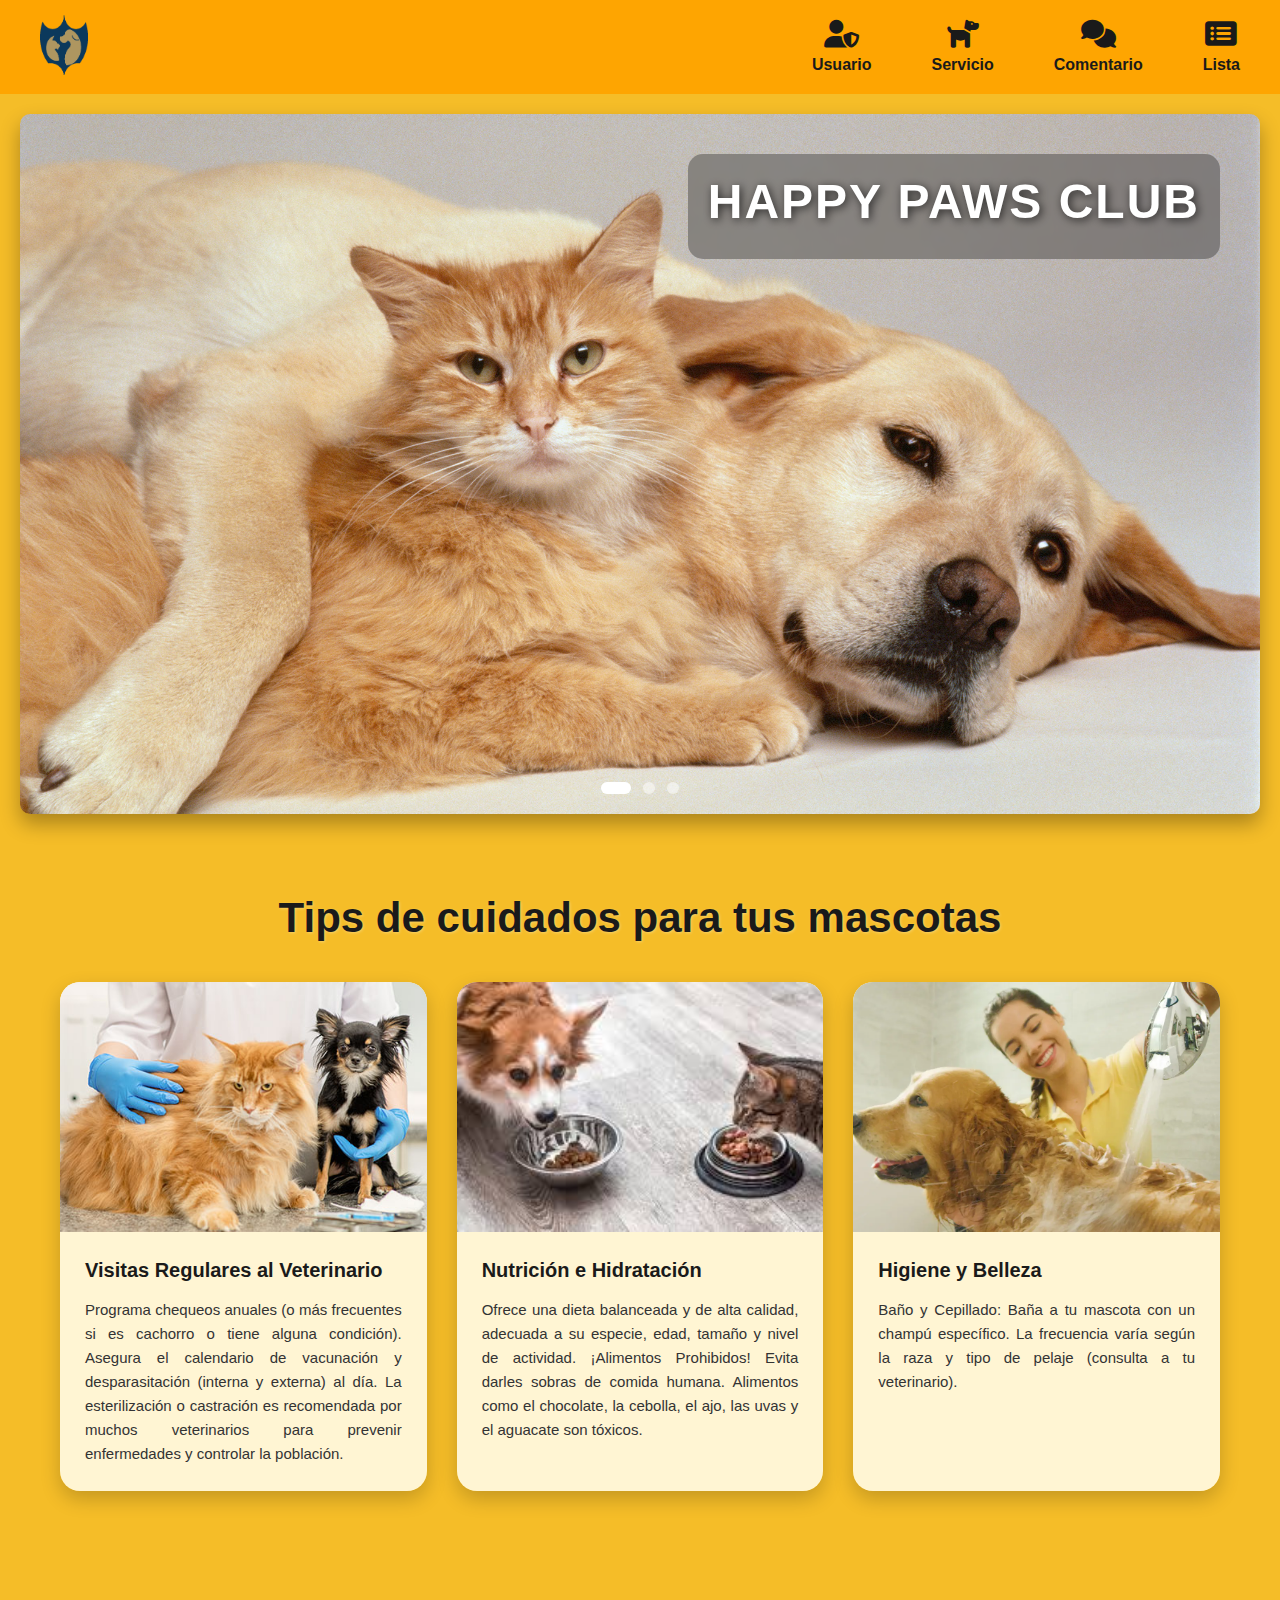
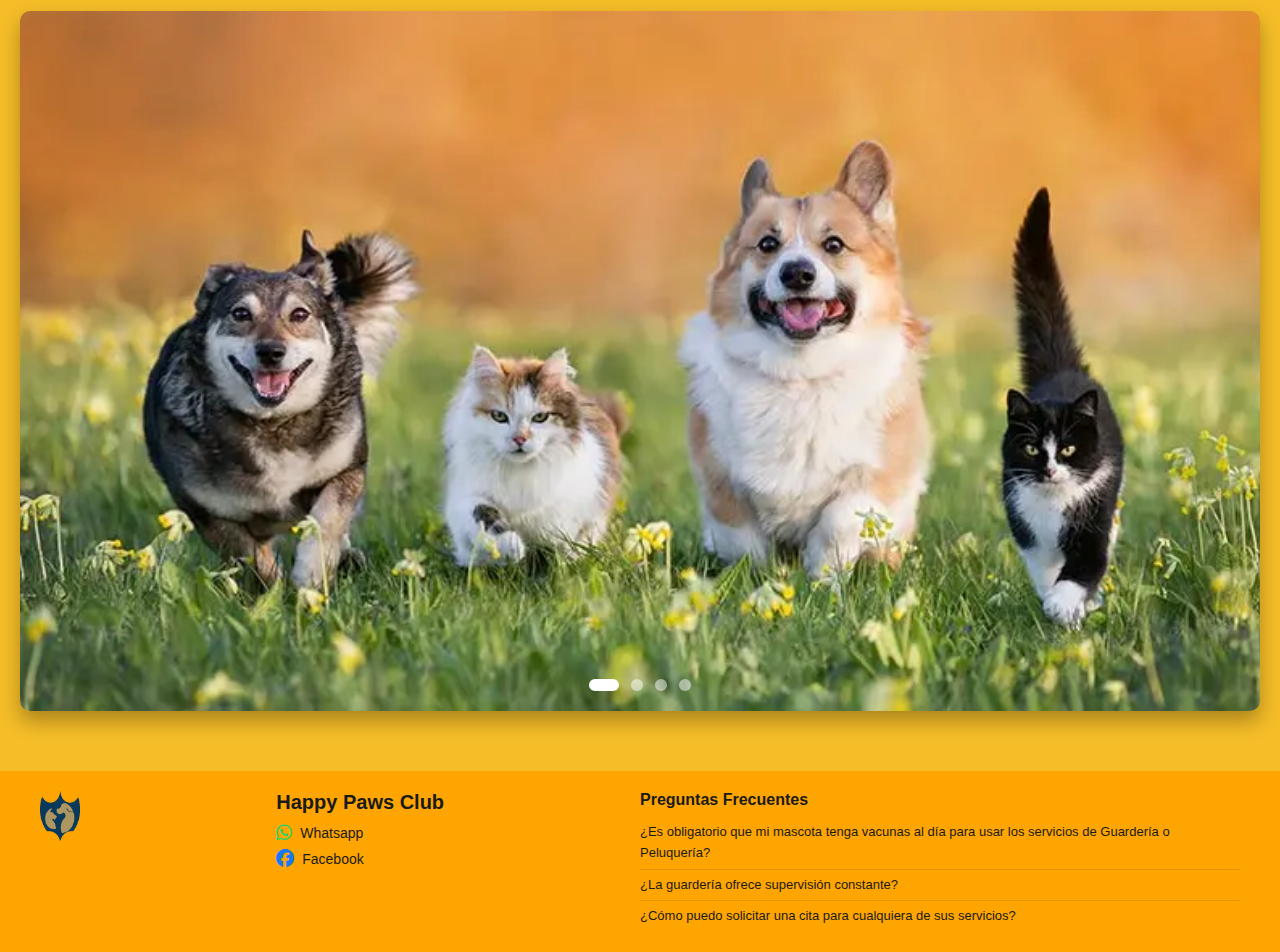
<file: index.html>
<!DOCTYPE html>
<html lang="es">
  <head>
    <meta charset="UTF-8" />
    <meta name="viewport" content="width=device-width, initial-scale=1.0" />
    <title>Happy Paws Club</title>
    <link rel="stylesheet" href="css/style.css" />
    <link
      rel="stylesheet"
      href="https://cdnjs.cloudflare.com/ajax/libs/font-awesome/6.4.0/css/all.min.css"
    />
  </head>
  <body>
    <header class="header">
      <div class="logo">
        <img
          src="imagenes/logo.png"
          alt="Happy Paws Club Logo"
          class="logo-img"
        />
      </div>
      <nav class="nav">
        <a href="usuario.html" class="nav-item">
          <i class="fas fa-user-shield"></i>
          <span>Usuario</span>
        </a>
        <a href="servicio.html" class="nav-item">
          <i class="fas fa-dog"></i>
          <span>Servicio</span>
        </a>
        <a href="comentario.html" class="nav-item">
          <i class="fas fa-comments"></i>
          <span>Comentario</span>
        </a>
        <a href="lista.html" class="nav-item">
          <i class="fas fa-list-alt"></i>
          <span>Lista</span>
        </a>
      </nav>
    </header>

    <main class="main-content">
      <div class="carousel-container">
        <div class="carousel">
          <div class="carousel-slide active">
            <img
              src="imagenes/carrusel1.jpg"
              alt="Happy Paws Club"
              class="carousel-image"
            />
            <div class="carousel-text carousel-text-top-right">
              <h1>Happy Paws Club</h1>
            </div>
          </div>
          <div class="carousel-slide">
            <img
              src="imagenes/carrusel2.avif"
              alt="Happy Paws Club Guardería"
              class="carousel-image"
            />
            <div class="carousel-text carousel-text-bottom-left">
              <h1>Happy Paws Club</h1>
              <p>Guardería y cuidado de mascotas</p>
            </div>
          </div>
          <div class="carousel-slide">
            <img
              src="imagenes/carrusel3.avif"
              alt="Happy Paws Club"
              class="carousel-image"
            />
            <div class="carousel-text carousel-text-bottom-left">
              <h1>Happy Paws Club</h1>
            </div>
          </div>
        </div>
        <div class="carousel-indicators">
          <span class="indicator active" data-slide="0"></span>
          <span class="indicator" data-slide="1"></span>
          <span class="indicator" data-slide="2"></span>
        </div>
      </div>
      <section class="tips-section">
        <h2 class="tips-title">Tips de cuidados para tus mascotas</h2>

        <div class="tips-container">
          <div class="tip-card">
            <div class="tip-image-wrapper">
              <img
                src="imagenes/tip1.jpg"
                alt="Visitas al Veterinario"
                class="tip-image"
              />
            </div>
            <div class="tip-content">
              <h3 class="tip-heading">Visitas Regulares al Veterinario</h3>
              <p class="tip-text">
                Programa chequeos anuales (o más frecuentes si es cachorro o
                tiene alguna condición). Asegura el calendario de vacunación y
                desparasitación (interna y externa) al día. La esterilización o
                castración es recomendada por muchos veterinarios para prevenir
                enfermedades y controlar la población.
              </p>
            </div>
          </div>
          <div class="tip-card">
            <div class="tip-image-wrapper">
              <img
                src="imagenes/tip2.jpeg"
                alt="Nutrición e Hidratación"
                class="tip-image"
              />
            </div>
            <div class="tip-content">
              <h3 class="tip-heading">Nutrición e Hidratación</h3>
              <p class="tip-text">
                Ofrece una dieta balanceada y de alta calidad, adecuada a su
                especie, edad, tamaño y nivel de actividad. ¡Alimentos
                Prohibidos! Evita darles sobras de comida humana. Alimentos como
                el chocolate, la cebolla, el ajo, las uvas y el aguacate son
                tóxicos.
              </p>
            </div>
          </div>
          <div class="tip-card">
            <div class="tip-image-wrapper">
              <img
                src="imagenes/tip3.webp"
                alt="Higiene y Belleza"
                class="tip-image"
              />
            </div>
            <div class="tip-content">
              <h3 class="tip-heading">Higiene y Belleza</h3>
              <p class="tip-text">
                Baño y Cepillado: Baña a tu mascota con un champú específico. La
                frecuencia varía según la raza y tipo de pelaje (consulta a tu
                veterinario).
              </p>
            </div>
          </div>
        </div>
      </section>
      <div class="carousel-container carousel-secondary">
        <div class="carousel carousel-2">
          <div class="carousel-slide-2 active">
            <img
              src="imagenes/gallery1.webp"
              alt="Galería 1"
              class="carousel-image"
            />
          </div>
          <div class="carousel-slide-2">
            <img
              src="imagenes/gallery2.jpg"
              alt="Galería 2"
              class="carousel-image"
            />
          </div>
          <div class="carousel-slide-2">
            <img
              src="imagenes/gallery3.jpg"
              alt="Galería 3"
              class="carousel-image"
            />
          </div>
          <div class="carousel-slide-2">
            <img
              src="imagenes/gallery4.jpg"
              alt="Galería 4"
              class="carousel-image"
            />
          </div>
        </div>
        <div class="carousel-indicators">
          <span class="indicator-2 active" data-slide="0"></span>
          <span class="indicator-2" data-slide="1"></span>
          <span class="indicator-2" data-slide="2"></span>
          <span class="indicator-2" data-slide="3"></span>
        </div>
      </div>
    </main>
    <footer class="footer">
      <div class="footer-content">
        <div class="footer-logo">
          <img
            src="imagenes/logo.png"
            alt="Happy Paws Club Logo"
            class="footer-logo-img"
          />
        </div>
        <div class="footer-info">
          <h2 class="footer-title">Happy Paws Club</h2>
          <div class="footer-contact">
            <i class="fab fa-whatsapp"></i>
            <span>Whatsapp</span>
          </div>
          <div class="footer-social">
            <i class="fab fa-facebook"></i>
            <span>Facebook</span>
          </div>
        </div>
        <div class="footer-faq">
          <h3 class="faq-title">Preguntas Frecuentes</h3>
          <a class="faq-link" data-faq="vacunas">
            ¿Es obligatorio que mi mascota tenga vacunas al día para usar los
            servicios de Guardería o Peluquería?
          </a>
          <a class="faq-link" data-faq="supervision">
            ¿La guardería ofrece supervisión constante?
          </a>
          <a class="faq-link" data-faq="cita">
            ¿Cómo puedo solicitar una cita para cualquiera de sus servicios?
          </a>
        </div>
      </div>
    </footer>

    <div id="modalVacunas" class="faq-modal">
      <div class="faq-modal-content">
        <span class="close-faq-modal" data-modal="modalVacunas">&times;</span>
        <h2 class="faq-modal-title">
          ¿Es obligatorio que mi mascota tenga vacunas al día para usar los
          servicios de Guardería o Peluquería?
        </h2>
        <img src="imagenes/vacunas.jpg" alt="Vacunas" class="faq-modal-image" />
        <div class="faq-modal-answer">
          <strong>Happy Paws Club:</strong> Sí. Por seguridad de todas las
          mascotas, requerimos comprobante de las vacunas básicas (ej. Rabia,
          Parvovirus) para usar nuestros servicios de Guardería y
          Baños/Peluquería.
        </div>
      </div>
    </div>

    <div id="modalSupervision" class="faq-modal">
      <div class="faq-modal-content">
        <span class="close-faq-modal" data-modal="modalSupervision"
          >&times;</span
        >
        <h2 class="faq-modal-title">
          ¿La guardería ofrece supervisión constante?
        </h2>
        <img
          src="imagenes/supervision.jpg"
          alt="Supervisión"
          class="faq-modal-image"
        />
        <div class="faq-modal-answer">
          Sí, en Happy Paws Club contamos con personal capacitado que supervisa
          constantemente a todas las mascotas durante su estadía. Además,
          tenemos cámaras de seguridad para garantizar el bienestar de tu
          mascota en todo momento.
        </div>
      </div>
    </div>

    <div id="modalCita" class="faq-modal">
      <div class="faq-modal-content">
        <span class="close-faq-modal" data-modal="modalCita">&times;</span>
        <h2 class="faq-modal-title">
          ¿Cómo puedo solicitar una cita para cualquiera de sus servicios?
        </h2>
        <img src="imagenes/vacunas.jpg" alt="Cita" class="faq-modal-image" />
        <div class="faq-modal-answer">
          Puedes solicitar una cita de tres maneras: <br /><br />
          1. A través de nuestra sección de <strong>Servicios</strong> en la
          web<br />
          2. Llamando a nuestro número de WhatsApp<br />
          3. Visitando nuestras instalaciones directamente<br /><br />
          Nuestro equipo te atenderá con gusto y programará la mejor fecha para
          tu mascota.
        </div>
      </div>
    </div>

    <script src="js/java.js"></script>
    <script src="js/footer.js"></script>
  </body>
</html>
</file>
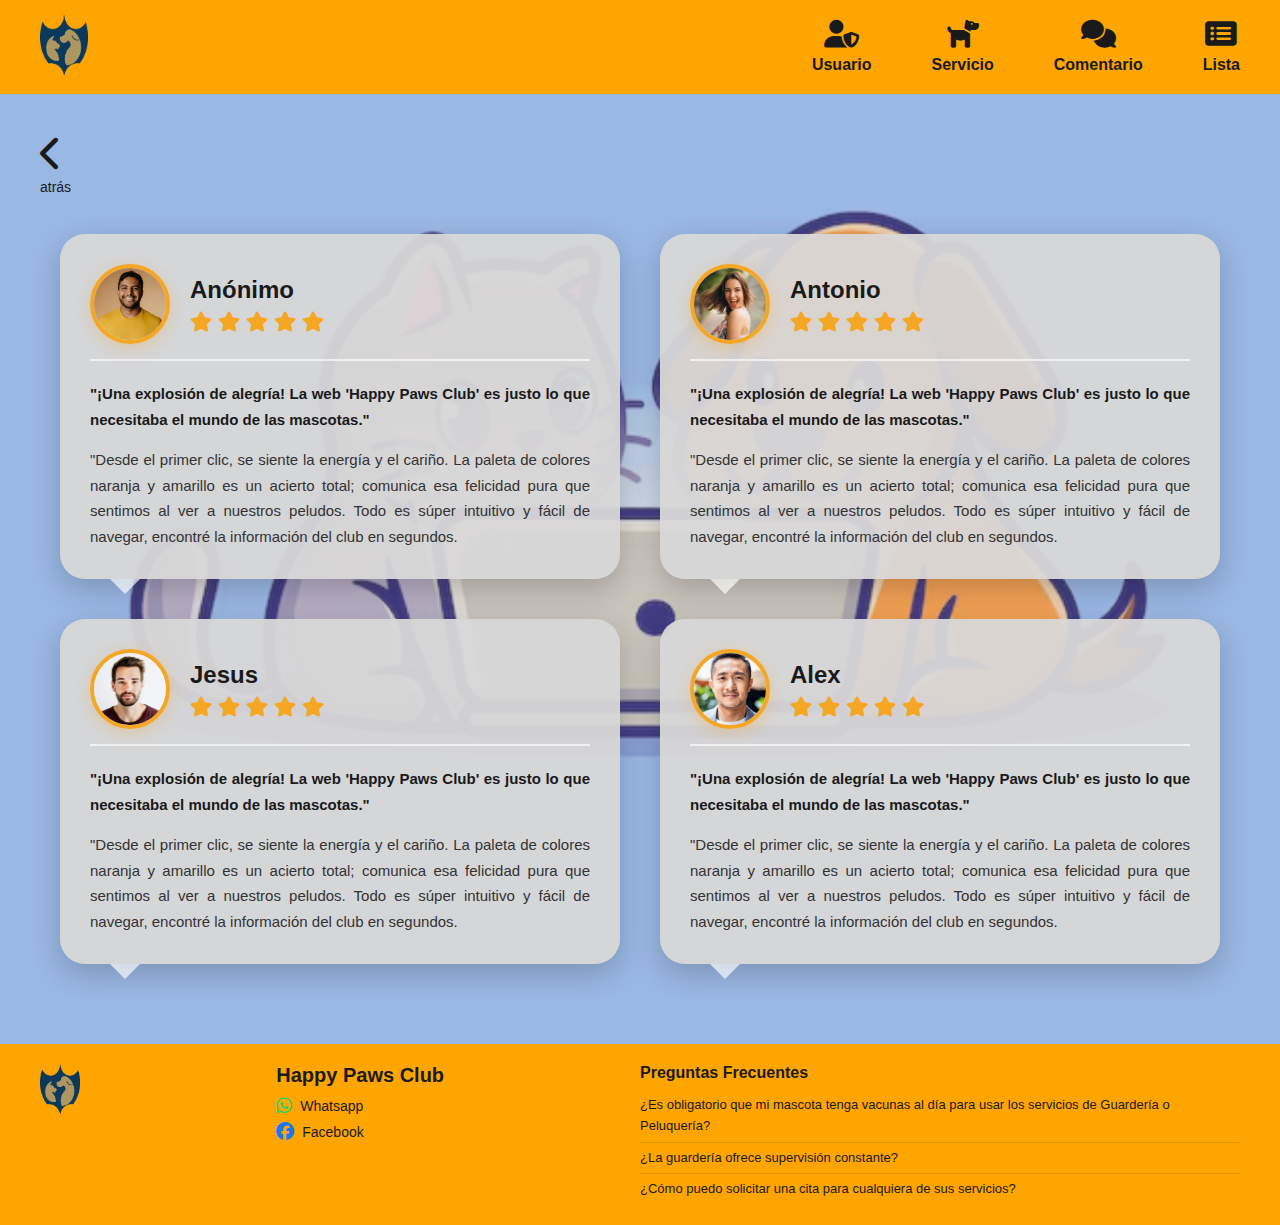
<file: comentario.html>
<!DOCTYPE html>
<html lang="es">
  <head>
    <meta charset="UTF-8" />
    <meta name="viewport" content="width=device-width, initial-scale=1.0" />
    <title>Comentarios - Happy Paws Club</title>
    <link rel="stylesheet" href="css/style.css" />
    <link rel="stylesheet" href="css/comentario.css" />
    <link
      rel="stylesheet"
      href="https://cdnjs.cloudflare.com/ajax/libs/font-awesome/6.4.0/css/all.min.css"
    />
  </head>
  <body>
    <header class="header">
      <div class="logo">
        <a href="index.html">
          <img
            src="imagenes/logo.png"
            alt="Happy Paws Club Logo"
            class="logo-img"
          />
        </a>
      </div>
      <nav class="nav">
        <a href="usuario.html" class="nav-item">
          <i class="fas fa-user-shield"></i>
          <span>Usuario</span>
        </a>
        <a href="servicio.html" class="nav-item">
          <i class="fas fa-dog"></i>
          <span>Servicio</span>
        </a>
        <a href="comentario.html" class="nav-item active">
          <i class="fas fa-comments"></i>
          <span>Comentario</span>
        </a>
        <a href="lista.html" class="nav-item">
          <i class="fas fa-list-alt"></i>
          <span>Lista</span>
        </a>
      </nav>
    </header>

    <main class="main-content comments-page">
  
      <button class="back-button" onclick="window.history.back()">
        <i class="fas fa-chevron-left"></i>
      </button>
      <p class="subtitle">atrás</p>

      <div class="comments-container">
        <div class="comments-grid">
          <div class="comment-card">
            <div class="comment-header">
              <div class="user-avatar">
                <img src="imagenes/usuarios/user1.jpeg" alt="Anónimo" />
              </div>
              <div class="user-info">
                <h3 class="user-name">Anónimo</h3>
                <div class="rating">
                  <i class="fas fa-star"></i>
                  <i class="fas fa-star"></i>
                  <i class="fas fa-star"></i>
                  <i class="fas fa-star"></i>
                  <i class="fas fa-star"></i>
                </div>
              </div>
            </div>
            <div class="comment-body">
              <p class="comment-text">
                "¡Una explosión de alegría! La web 'Happy Paws Club' es justo lo
                que necesitaba el mundo de las mascotas."
              </p>
              <p class="comment-text">
                "Desde el primer clic, se siente la energía y el cariño. La
                paleta de colores naranja y amarillo es un acierto total;
                comunica esa felicidad pura que sentimos al ver a nuestros
                peludos. Todo es súper intuitivo y fácil de navegar, encontré la
                información del club en segundos.
              </p>
            </div>
          </div>

          <div class="comment-card">
            <div class="comment-header">
              <div class="user-avatar">
                <img src="imagenes/usuarios/user2.jpg" alt="Antonio" />
              </div>
              <div class="user-info">
                <h3 class="user-name">Antonio</h3>
                <div class="rating">
                  <i class="fas fa-star"></i>
                  <i class="fas fa-star"></i>
                  <i class="fas fa-star"></i>
                  <i class="fas fa-star"></i>
                  <i class="fas fa-star"></i>
                </div>
              </div>
            </div>
            <div class="comment-body">
              <p class="comment-text">
                "¡Una explosión de alegría! La web 'Happy Paws Club' es justo lo
                que necesitaba el mundo de las mascotas."
              </p>
              <p class="comment-text">
                "Desde el primer clic, se siente la energía y el cariño. La
                paleta de colores naranja y amarillo es un acierto total;
                comunica esa felicidad pura que sentimos al ver a nuestros
                peludos. Todo es súper intuitivo y fácil de navegar, encontré la
                información del club en segundos.
              </p>
            </div>
          </div>

          <div class="comment-card">
            <div class="comment-header">
              <div class="user-avatar">
                <img src="imagenes/usuarios/user3.avif" alt="Jesus" />
              </div>
              <div class="user-info">
                <h3 class="user-name">Jesus</h3>
                <div class="rating">
                  <i class="fas fa-star"></i>
                  <i class="fas fa-star"></i>
                  <i class="fas fa-star"></i>
                  <i class="fas fa-star"></i>
                  <i class="fas fa-star"></i>
                </div>
              </div>
            </div>
            <div class="comment-body">
              <p class="comment-text">
                "¡Una explosión de alegría! La web 'Happy Paws Club' es justo lo
                que necesitaba el mundo de las mascotas."
              </p>
              <p class="comment-text">
                "Desde el primer clic, se siente la energía y el cariño. La
                paleta de colores naranja y amarillo es un acierto total;
                comunica esa felicidad pura que sentimos al ver a nuestros
                peludos. Todo es súper intuitivo y fácil de navegar, encontré la
                información del club en segundos.
              </p>
            </div>
          </div>

          <div class="comment-card">
            <div class="comment-header">
              <div class="user-avatar">
                <img src="imagenes/usuarios/user4.jpg" alt="Alex" />
              </div>
              <div class="user-info">
                <h3 class="user-name">Alex</h3>
                <div class="rating">
                  <i class="fas fa-star"></i>
                  <i class="fas fa-star"></i>
                  <i class="fas fa-star"></i>
                  <i class="fas fa-star"></i>
                  <i class="fas fa-star"></i>
                </div>
              </div>
            </div>
            <div class="comment-body">
              <p class="comment-text">
                "¡Una explosión de alegría! La web 'Happy Paws Club' es justo lo
                que necesitaba el mundo de las mascotas."
              </p>
              <p class="comment-text">
                "Desde el primer clic, se siente la energía y el cariño. La
                paleta de colores naranja y amarillo es un acierto total;
                comunica esa felicidad pura que sentimos al ver a nuestros
                peludos. Todo es súper intuitivo y fácil de navegar, encontré la
                información del club en segundos.
              </p>
            </div>
          </div>
        </div>
      </div>
    </main>

    <footer class="footer">
      <div class="footer-content">
        <div class="footer-logo">
          <img
            src="imagenes/logo.png"
            alt="Happy Paws Club Logo"
            class="footer-logo-img"
          />
        </div>
        <div class="footer-info">
          <h2 class="footer-title">Happy Paws Club</h2>
          <div class="footer-contact">
            <i class="fab fa-whatsapp"></i>
            <span>Whatsapp</span>
          </div>
          <div class="footer-social">
            <i class="fab fa-facebook"></i>
            <span>Facebook</span>
          </div>
        </div>
        <div class="footer-faq">
          <h3 class="faq-title">Preguntas Frecuentes</h3>
          <a class="faq-link" data-faq="vacunas">
            ¿Es obligatorio que mi mascota tenga vacunas al día para usar los
            servicios de Guardería o Peluquería?
          </a>
          <a class="faq-link" data-faq="supervision">
            ¿La guardería ofrece supervisión constante?
          </a>
          <a class="faq-link" data-faq="cita">
            ¿Cómo puedo solicitar una cita para cualquiera de sus servicios?
          </a>
        </div>
      </div>
    </footer>

    <div id="modalVacunas" class="faq-modal">
      <div class="faq-modal-content">
        <span class="close-faq-modal" data-modal="modalVacunas">&times;</span>
        <h2 class="faq-modal-title">
          ¿Es obligatorio que mi mascota tenga vacunas al día para usar los
          servicios de Guardería o Peluquería?
        </h2>
        <img src="imagenes/vacunas.jpg" alt="Vacunas" class="faq-modal-image" />
        <div class="faq-modal-answer">
          <strong>Happy Paws Club:</strong> Sí. Por seguridad de todas las
          mascotas, requerimos comprobante de las vacunas básicas (ej. Rabia,
          Parvovirus) para usar nuestros servicios de Guardería y
          Baños/Peluquería.
        </div>
      </div>
    </div>

    <div id="modalSupervision" class="faq-modal">
      <div class="faq-modal-content">
        <span class="close-faq-modal" data-modal="modalSupervision"
          >&times;</span
        >
        <h2 class="faq-modal-title">
          ¿La guardería ofrece supervisión constante?
        </h2>
        <img
          src="imagenes/supervision.jpg"
          alt="Supervisión"
          class="faq-modal-image"
        />
        <div class="faq-modal-answer">
          Sí, en Happy Paws Club contamos con personal capacitado que supervisa
          constantemente a todas las mascotas durante su estadía. Además,
          tenemos cámaras de seguridad para garantizar el bienestar de tu
          mascota en todo momento.
        </div>
      </div>
    </div>

    <div id="modalCita" class="faq-modal">
      <div class="faq-modal-content">
        <span class="close-faq-modal" data-modal="modalCita">&times;</span>
        <h2 class="faq-modal-title">
          ¿Cómo puedo solicitar una cita para cualquiera de sus servicios?
        </h2>
        <img src="imagenes/vacunas.jpg" alt="Cita" class="faq-modal-image" />
        <div class="faq-modal-answer">
          Puedes solicitar una cita de tres maneras: <br /><br />
          1. A través de nuestra sección de <strong>Servicios</strong> en la
          web<br />
          2. Llamando a nuestro número de WhatsApp<br />
          3. Visitando nuestras instalaciones directamente<br /><br />
          Nuestro equipo te atenderá con gusto y programará la mejor fecha para
          tu mascota.
        </div>
      </div>
    </div>

    <script src="js/comentario.js"></script>
    <script src="js/footer.js"></script>
  </body>
</html>
</file>
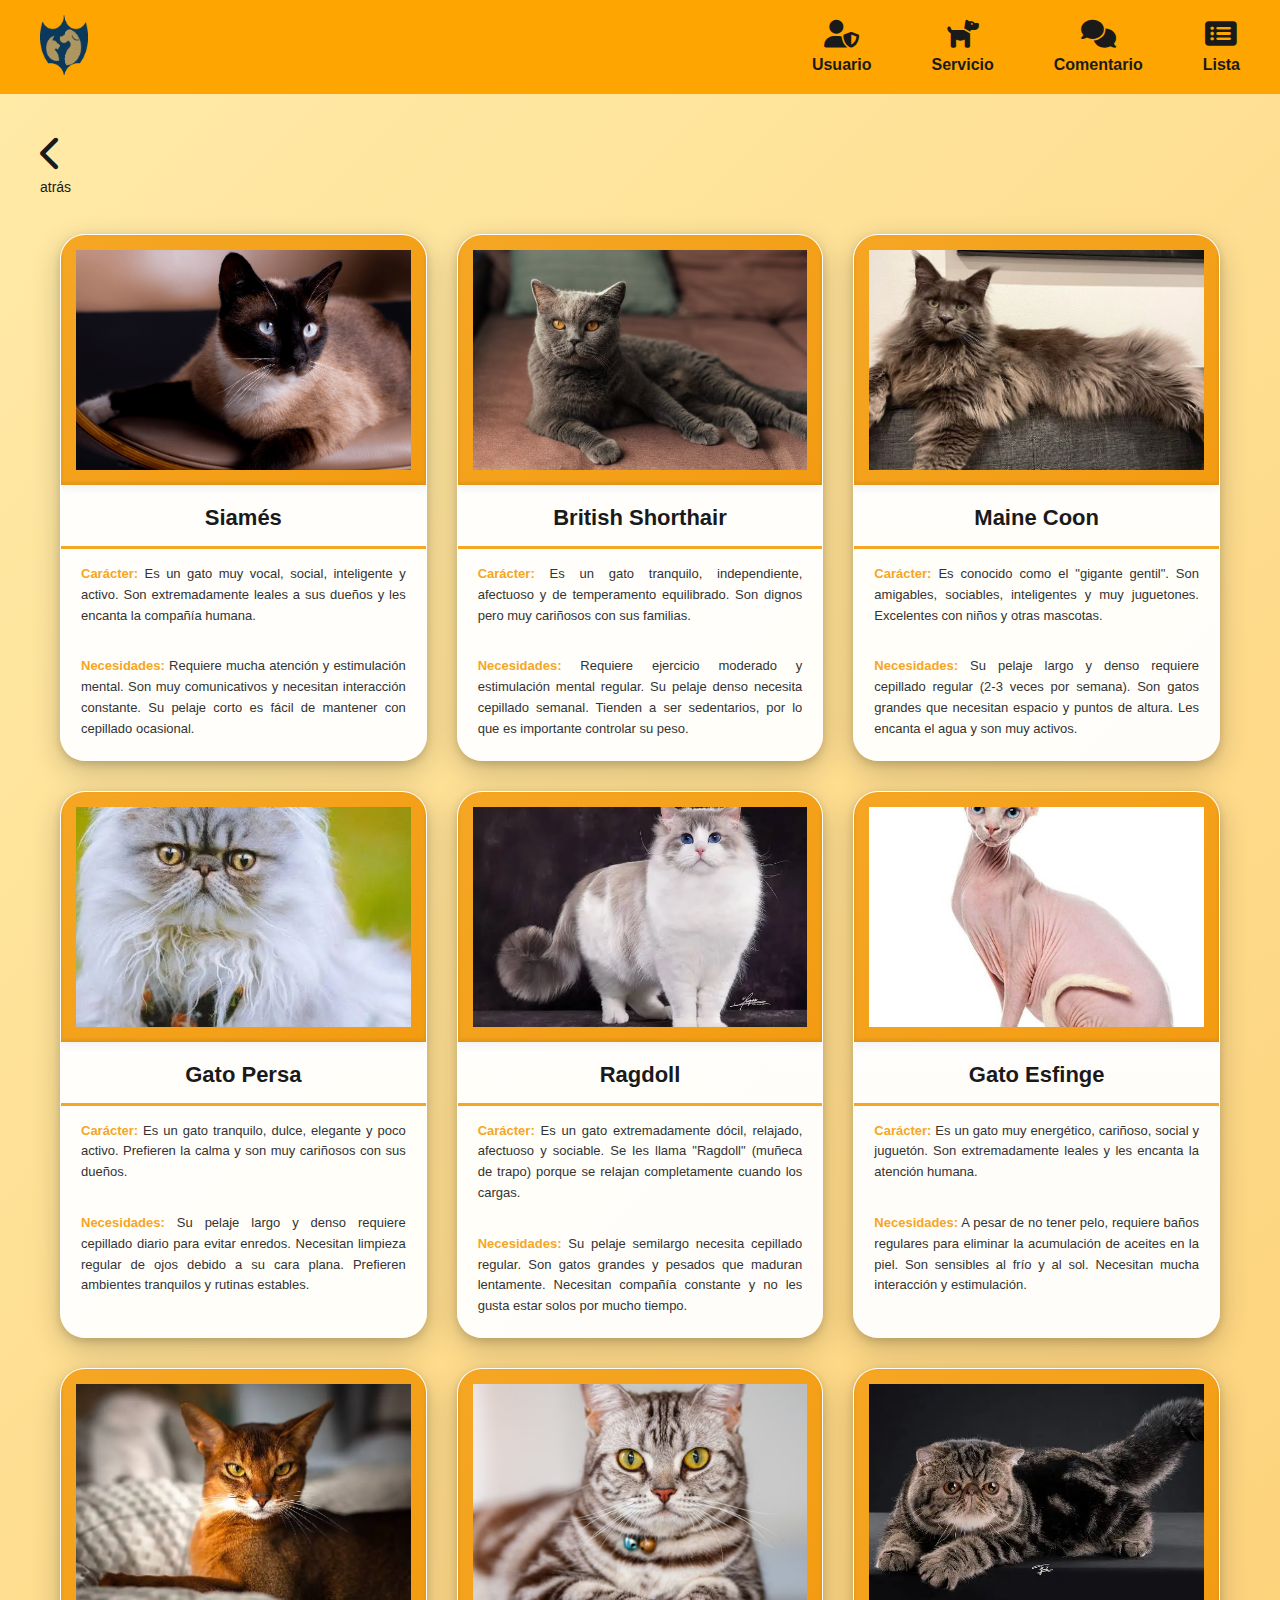
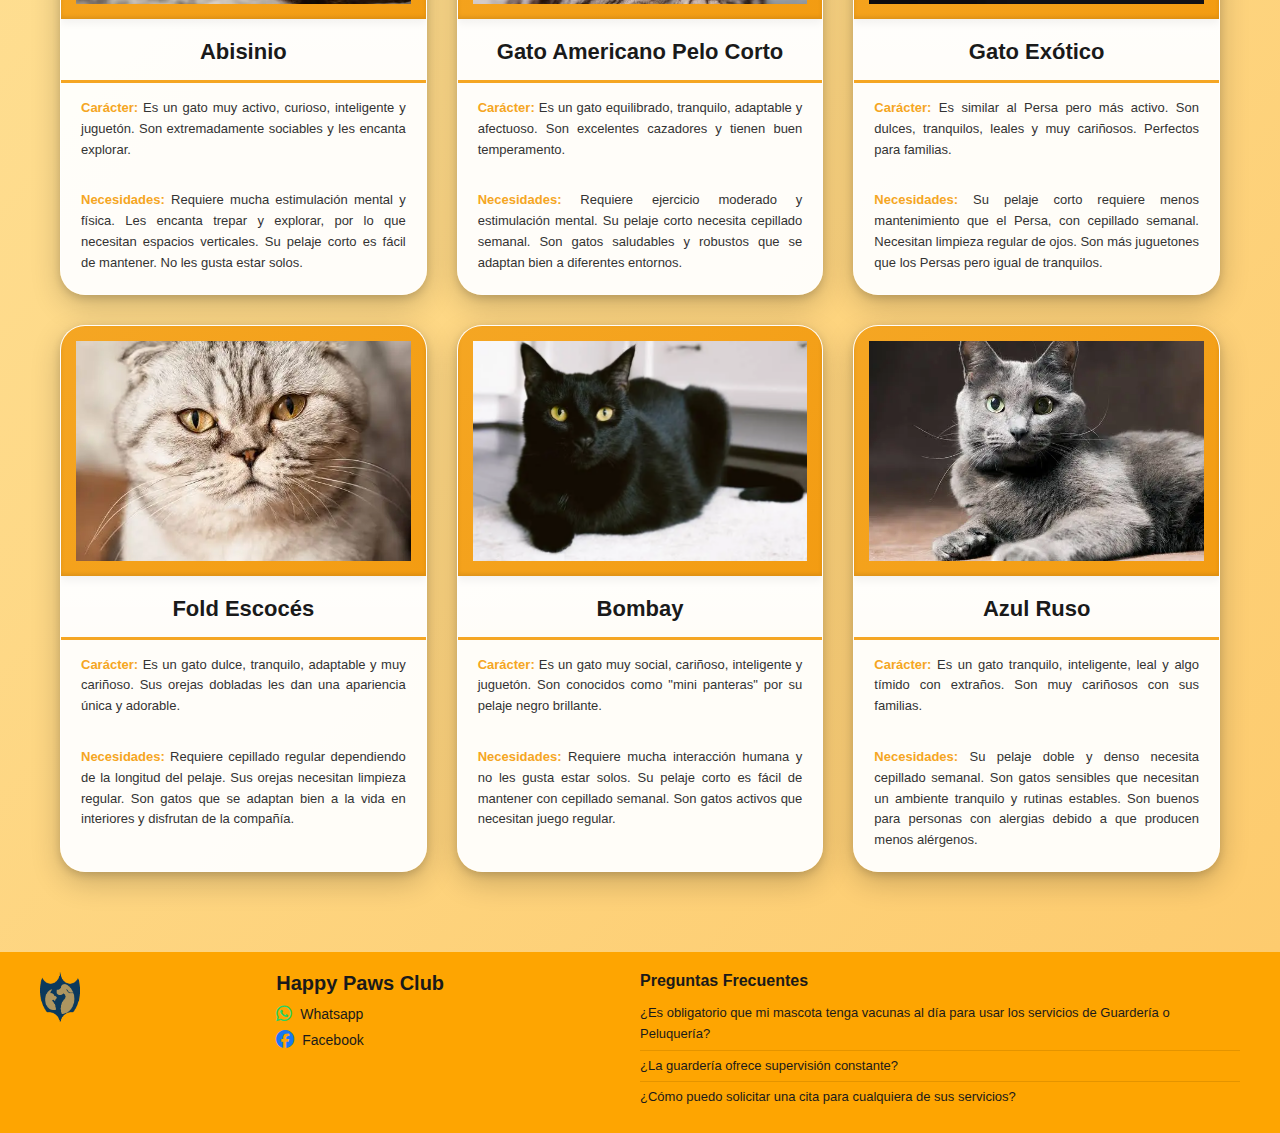
<file: lista-gatos.html>
<!DOCTYPE html>
<html lang="es">
  <head>
    <meta charset="UTF-8" />
    <meta name="viewport" content="width=device-width, initial-scale=1.0" />
    <title>Razas de Gatos - Happy Paws Club</title>
    <link rel="stylesheet" href="css/style.css" />
    <link rel="stylesheet" href="css/lista-detalle.css" />
    <link
      rel="stylesheet"
      href="https://cdnjs.cloudflare.com/ajax/libs/font-awesome/6.4.0/css/all.min.css"
    />
  </head>
  <body>
    <header class="header">
      <div class="logo">
        <a href="index.html">
          <img
            src="imagenes/logo.png"
            alt="Happy Paws Club Logo"
            class="logo-img"
          />
        </a>
      </div>
      <nav class="nav">
        <a href="usuario.html" class="nav-item">
          <i class="fas fa-user-shield"></i>
          <span>Usuario</span>
        </a>
        <a href="servicio.html" class="nav-item">
          <i class="fas fa-dog"></i>
          <span>Servicio</span>
        </a>
        <a href="comentario.html" class="nav-item">
          <i class="fas fa-comments"></i>
          <span>Comentario</span>
        </a>
        <a href="lista.html" class="nav-item active">
          <i class="fas fa-list-alt"></i>
          <span>Lista</span>
        </a>
      </nav>
    </header>
    <main class="main-content detalle-page">

      <button class="back-button" onclick="window.location.href='lista.html'">
        <i class="fas fa-chevron-left"></i>
      </button>
      <p class="subtitle">atrás</p>

      <div class="detalle-container">
        <div class="razas-grid">
          <div class="raza-card">
            <div class="raza-image">
              <img src="imagenes/gatos/1.siames.png" alt="Siamés" />
            </div>
            <h3 class="raza-nombre">Siamés</h3>
            <p class="raza-descripcion">
              <strong>Carácter:</strong> Es un gato muy vocal, social,
              inteligente y activo. Son extremadamente leales a sus dueños y les
              encanta la compañía humana.
            </p>
            <p class="raza-descripcion">
              <strong>Necesidades:</strong> Requiere mucha atención y
              estimulación mental. Son muy comunicativos y necesitan interacción
              constante. Su pelaje corto es fácil de mantener con cepillado
              ocasional.
            </p>
          </div>

          <div class="raza-card">
            <div class="raza-image">
              <img
                src="imagenes/gatos/2.British Shorthair.png"
                alt="British Shorthair"
              />
            </div>
            <h3 class="raza-nombre">British Shorthair</h3>
            <p class="raza-descripcion">
              <strong>Carácter:</strong> Es un gato tranquilo, independiente,
              afectuoso y de temperamento equilibrado. Son dignos pero muy
              cariñosos con sus familias.
            </p>
            <p class="raza-descripcion">
              <strong>Necesidades:</strong> Requiere ejercicio moderado y
              estimulación mental regular. Su pelaje denso necesita cepillado
              semanal. Tienden a ser sedentarios, por lo que es importante
              controlar su peso.
            </p>
          </div>

          <div class="raza-card">
            <div class="raza-image">
              <img src="imagenes/gatos/3.Maine Coon.png" alt="Maine Coon" />
            </div>
            <h3 class="raza-nombre">Maine Coon</h3>
            <p class="raza-descripcion">
              <strong>Carácter:</strong> Es conocido como el "gigante gentil".
              Son amigables, sociables, inteligentes y muy juguetones.
              Excelentes con niños y otras mascotas.
            </p>
            <p class="raza-descripcion">
              <strong>Necesidades:</strong> Su pelaje largo y denso requiere
              cepillado regular (2-3 veces por semana). Son gatos grandes que
              necesitan espacio y puntos de altura. Les encanta el agua y son
              muy activos.
            </p>
          </div>

          <div class="raza-card">
            <div class="raza-image">
              <img src="imagenes/gatos/4.Gato Persa.png" alt="Gato Persa" />
            </div>
            <h3 class="raza-nombre">Gato Persa</h3>
            <p class="raza-descripcion">
              <strong>Carácter:</strong> Es un gato tranquilo, dulce, elegante y
              poco activo. Prefieren la calma y son muy cariñosos con sus
              dueños.
            </p>
            <p class="raza-descripcion">
              <strong>Necesidades:</strong> Su pelaje largo y denso requiere
              cepillado diario para evitar enredos. Necesitan limpieza regular
              de ojos debido a su cara plana. Prefieren ambientes tranquilos y
              rutinas estables.
            </p>
          </div>

          <div class="raza-card">
            <div class="raza-image">
              <img src="imagenes/gatos/5.Ragdoll.png" alt="Ragdoll" />
            </div>
            <h3 class="raza-nombre">Ragdoll</h3>
            <p class="raza-descripcion">
              <strong>Carácter:</strong> Es un gato extremadamente dócil,
              relajado, afectuoso y sociable. Se les llama "Ragdoll" (muñeca de
              trapo) porque se relajan completamente cuando los cargas.
            </p>
            <p class="raza-descripcion">
              <strong>Necesidades:</strong> Su pelaje semilargo necesita
              cepillado regular. Son gatos grandes y pesados que maduran
              lentamente. Necesitan compañía constante y no les gusta estar
              solos por mucho tiempo.
            </p>
          </div>

          <div class="raza-card">
            <div class="raza-image">
              <img src="imagenes/gatos/6.Gato Esfinge.png" alt="Gato Esfinge" />
            </div>
            <h3 class="raza-nombre">Gato Esfinge</h3>
            <p class="raza-descripcion">
              <strong>Carácter:</strong> Es un gato muy energético, cariñoso,
              social y juguetón. Son extremadamente leales y les encanta la
              atención humana.
            </p>
            <p class="raza-descripcion">
              <strong>Necesidades:</strong> A pesar de no tener pelo, requiere
              baños regulares para eliminar la acumulación de aceites en la
              piel. Son sensibles al frío y al sol. Necesitan mucha interacción
              y estimulación.
            </p>
          </div>

          <div class="raza-card">
            <div class="raza-image">
              <img src="imagenes/gatos/7.Abisinio.png" alt="Abisinio" />
            </div>
            <h3 class="raza-nombre">Abisinio</h3>
            <p class="raza-descripcion">
              <strong>Carácter:</strong> Es un gato muy activo, curioso,
              inteligente y juguetón. Son extremadamente sociables y les encanta
              explorar.
            </p>
            <p class="raza-descripcion">
              <strong>Necesidades:</strong> Requiere mucha estimulación mental y
              física. Les encanta trepar y explorar, por lo que necesitan
              espacios verticales. Su pelaje corto es fácil de mantener. No les
              gusta estar solos.
            </p>
          </div>
          <div class="raza-card">
            <div class="raza-image">
              <img
                src="imagenes/gatos/8.Gato americano pelo corto.png"
                alt="Gato Americano Pelo Corto"
              />
            </div>
            <h3 class="raza-nombre">Gato Americano Pelo Corto</h3>
            <p class="raza-descripcion">
              <strong>Carácter:</strong> Es un gato equilibrado, tranquilo,
              adaptable y afectuoso. Son excelentes cazadores y tienen buen
              temperamento.
            </p>
            <p class="raza-descripcion">
              <strong>Necesidades:</strong> Requiere ejercicio moderado y
              estimulación mental. Su pelaje corto necesita cepillado semanal.
              Son gatos saludables y robustos que se adaptan bien a diferentes
              entornos.
            </p>
          </div>
          <div class="raza-card">
            <div class="raza-image">
              <img src="imagenes/gatos/9.Gato exótico.png" alt="Gato Exótico" />
            </div>
            <h3 class="raza-nombre">Gato Exótico</h3>
            <p class="raza-descripcion">
              <strong>Carácter:</strong> Es similar al Persa pero más activo.
              Son dulces, tranquilos, leales y muy cariñosos. Perfectos para
              familias.
            </p>
            <p class="raza-descripcion">
              <strong>Necesidades:</strong> Su pelaje corto requiere menos
              mantenimiento que el Persa, con cepillado semanal. Necesitan
              limpieza regular de ojos. Son más juguetones que los Persas pero
              igual de tranquilos.
            </p>
          </div>

          <div class="raza-card">
            <div class="raza-image">
              <img
                src="imagenes/gatos/10.Fold Escocés.png"
                alt="Fold Escocés"
              />
            </div>
            <h3 class="raza-nombre">Fold Escocés</h3>
            <p class="raza-descripcion">
              <strong>Carácter:</strong> Es un gato dulce, tranquilo, adaptable
              y muy cariñoso. Sus orejas dobladas les dan una apariencia única y
              adorable.
            </p>
            <p class="raza-descripcion">
              <strong>Necesidades:</strong> Requiere cepillado regular
              dependiendo de la longitud del pelaje. Sus orejas necesitan
              limpieza regular. Son gatos que se adaptan bien a la vida en
              interiores y disfrutan de la compañía.
            </p>
          </div>

        
          <div class="raza-card">
            <div class="raza-image">
              <img src="imagenes/gatos/11.Bombay.png" alt="Bombay" />
            </div>
            <h3 class="raza-nombre">Bombay</h3>
            <p class="raza-descripcion">
              <strong>Carácter:</strong> Es un gato muy social, cariñoso,
              inteligente y juguetón. Son conocidos como "mini panteras" por su
              pelaje negro brillante.
            </p>
            <p class="raza-descripcion">
              <strong>Necesidades:</strong> Requiere mucha interacción humana y
              no les gusta estar solos. Su pelaje corto es fácil de mantener con
              cepillado semanal. Son gatos activos que necesitan juego regular.
            </p>
          </div>

        
          <div class="raza-card">
            <div class="raza-image">
              <img src="imagenes/gatos/12.Azul ruso.png" alt="Azul Ruso" />
            </div>
            <h3 class="raza-nombre">Azul Ruso</h3>
            <p class="raza-descripcion">
              <strong>Carácter:</strong> Es un gato tranquilo, inteligente, leal
              y algo tímido con extraños. Son muy cariñosos con sus familias.
            </p>
            <p class="raza-descripcion">
              <strong>Necesidades:</strong> Su pelaje doble y denso necesita
              cepillado semanal. Son gatos sensibles que necesitan un ambiente
              tranquilo y rutinas estables. Son buenos para personas con
              alergias debido a que producen menos alérgenos.
            </p>
          </div>
        </div>
      </div>
    </main>

  
    <footer class="footer">
      <div class="footer-content">
        <div class="footer-logo">
          <img
            src="imagenes/logo.png"
            alt="Happy Paws Club Logo"
            class="footer-logo-img"
          />
        </div>
        <div class="footer-info">
          <h2 class="footer-title">Happy Paws Club</h2>
          <div class="footer-contact">
            <i class="fab fa-whatsapp"></i>
            <span>Whatsapp</span>
          </div>
          <div class="footer-social">
            <i class="fab fa-facebook"></i>
            <span>Facebook</span>
          </div>
        </div>
        <div class="footer-faq">
          <h3 class="faq-title">Preguntas Frecuentes</h3>
          <a class="faq-link" data-faq="vacunas">
            ¿Es obligatorio que mi mascota tenga vacunas al día para usar los
            servicios de Guardería o Peluquería?
          </a>
          <a class="faq-link" data-faq="supervision">
            ¿La guardería ofrece supervisión constante?
          </a>
          <a class="faq-link" data-faq="cita">
            ¿Cómo puedo solicitar una cita para cualquiera de sus servicios?
          </a>
        </div>
      </div>
    </footer>

    <div id="modalVacunas" class="faq-modal">
      <div class="faq-modal-content">
        <span class="close-faq-modal" data-modal="modalVacunas">&times;</span>
        <h2 class="faq-modal-title">
          ¿Es obligatorio que mi mascota tenga vacunas al día para usar los
          servicios de Guardería o Peluquería?
        </h2>
        <img src="imagenes/vacunas.jpg" alt="Vacunas" class="faq-modal-image" />
        <div class="faq-modal-answer">
          <strong>Happy Paws Club:</strong> Sí. Por seguridad de todas las
          mascotas, requerimos comprobante de las vacunas básicas (ej. Rabia,
          Parvovirus) para usar nuestros servicios de Guardería y
          Baños/Peluquería.
        </div>
      </div>
    </div>

    <div id="modalSupervision" class="faq-modal">
      <div class="faq-modal-content">
        <span class="close-faq-modal" data-modal="modalSupervision"
          >&times;</span
        >
        <h2 class="faq-modal-title">
          ¿La guardería ofrece supervisión constante?
        </h2>
        <img
          src="imagenes/supervision.jpg"
          alt="Supervisión"
          class="faq-modal-image"
        />
        <div class="faq-modal-answer">
          Sí, en Happy Paws Club contamos con personal capacitado que supervisa
          constantemente a todas las mascotas durante su estadía. Además,
          tenemos cámaras de seguridad para garantizar el bienestar de tu
          mascota en todo momento.
        </div>
      </div>
    </div>

    <div id="modalCita" class="faq-modal">
      <div class="faq-modal-content">
        <span class="close-faq-modal" data-modal="modalCita">&times;</span>
        <h2 class="faq-modal-title">
          ¿Cómo puedo solicitar una cita para cualquiera de sus servicios?
        </h2>
        <img src="imagenes/vacunas.jpg" alt="Cita" class="faq-modal-image" />
        <div class="faq-modal-answer">
          Puedes solicitar una cita de tres maneras: <br /><br />
          1. A través de nuestra sección de <strong>Servicios</strong> en la
          web<br />
          2. Llamando a nuestro número de WhatsApp<br />
          3. Visitando nuestras instalaciones directamente<br /><br />
          Nuestro equipo te atenderá con gusto y programará la mejor fecha para
          tu mascota.
        </div>
      </div>
    </div>

    <script src="js/lista-detalle.js"></script>
    <script src="js/footer.js"></script>
  </body>
</html>
</file>
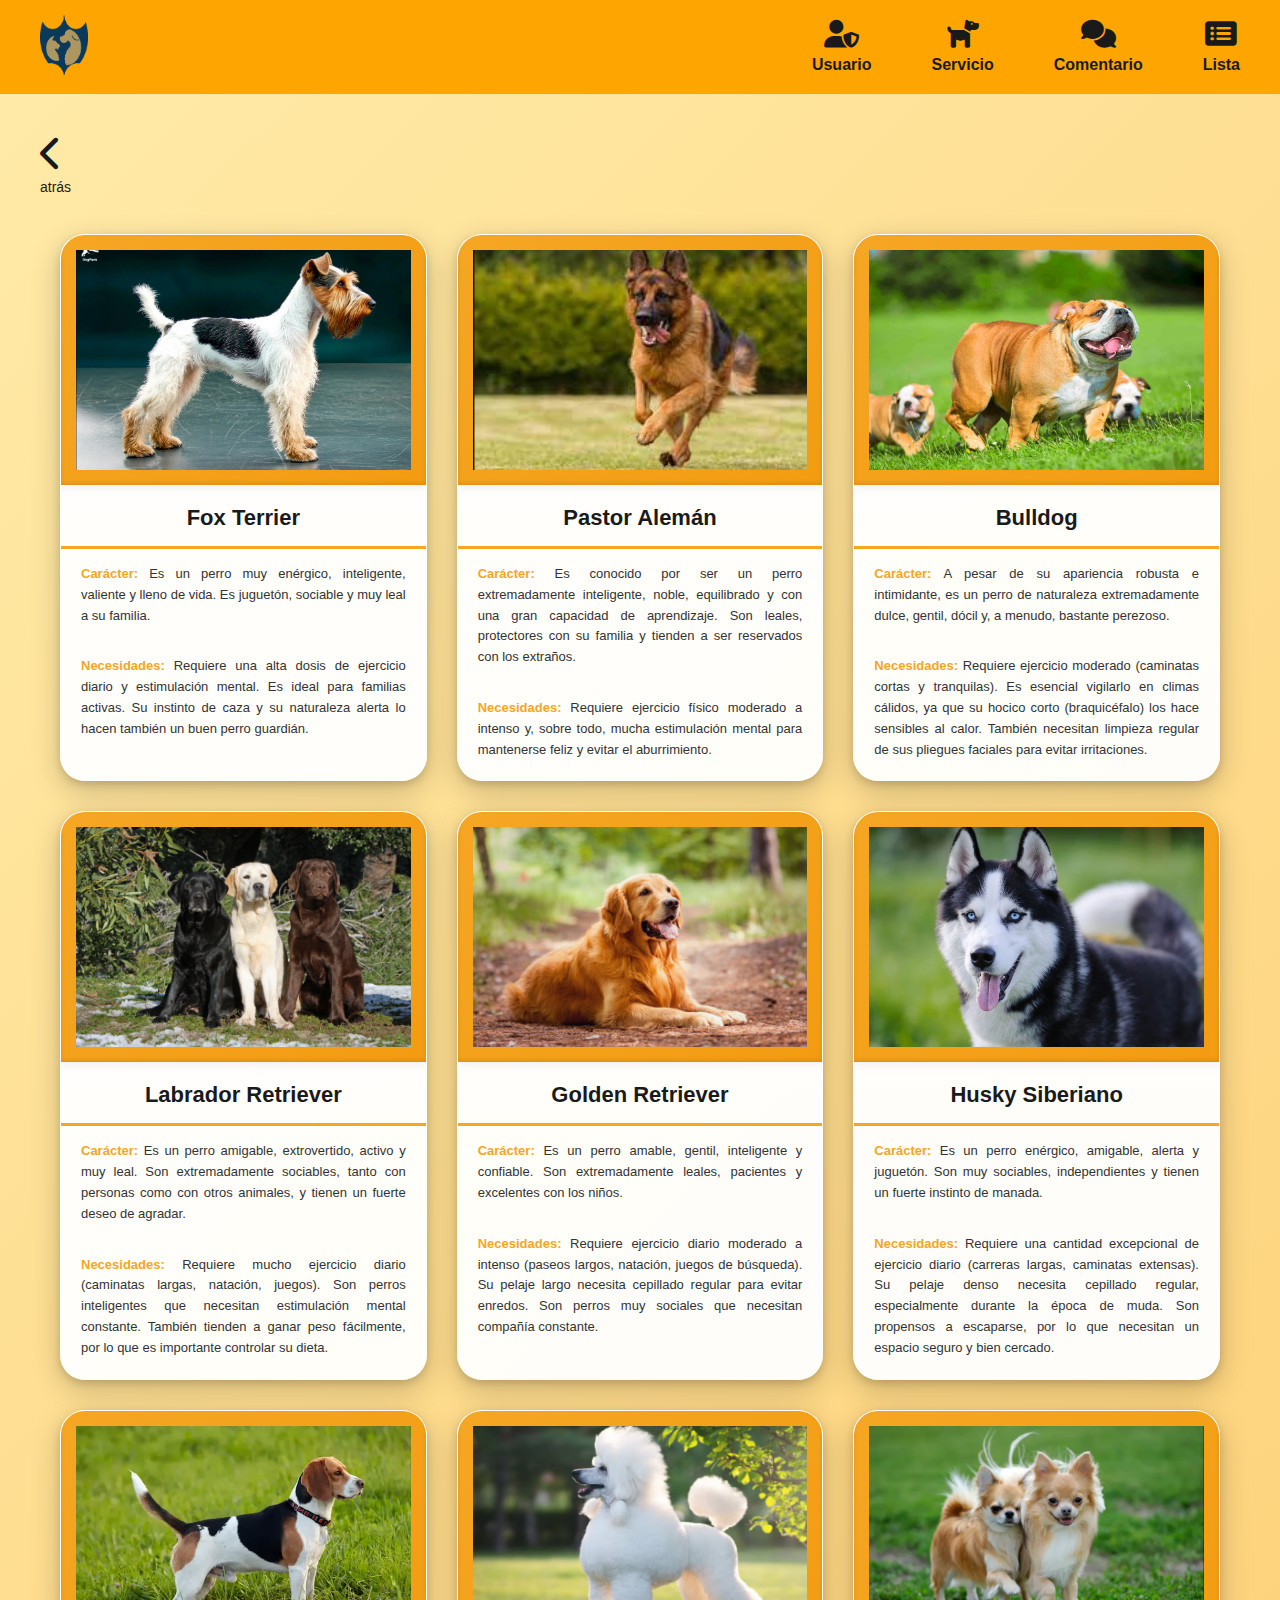
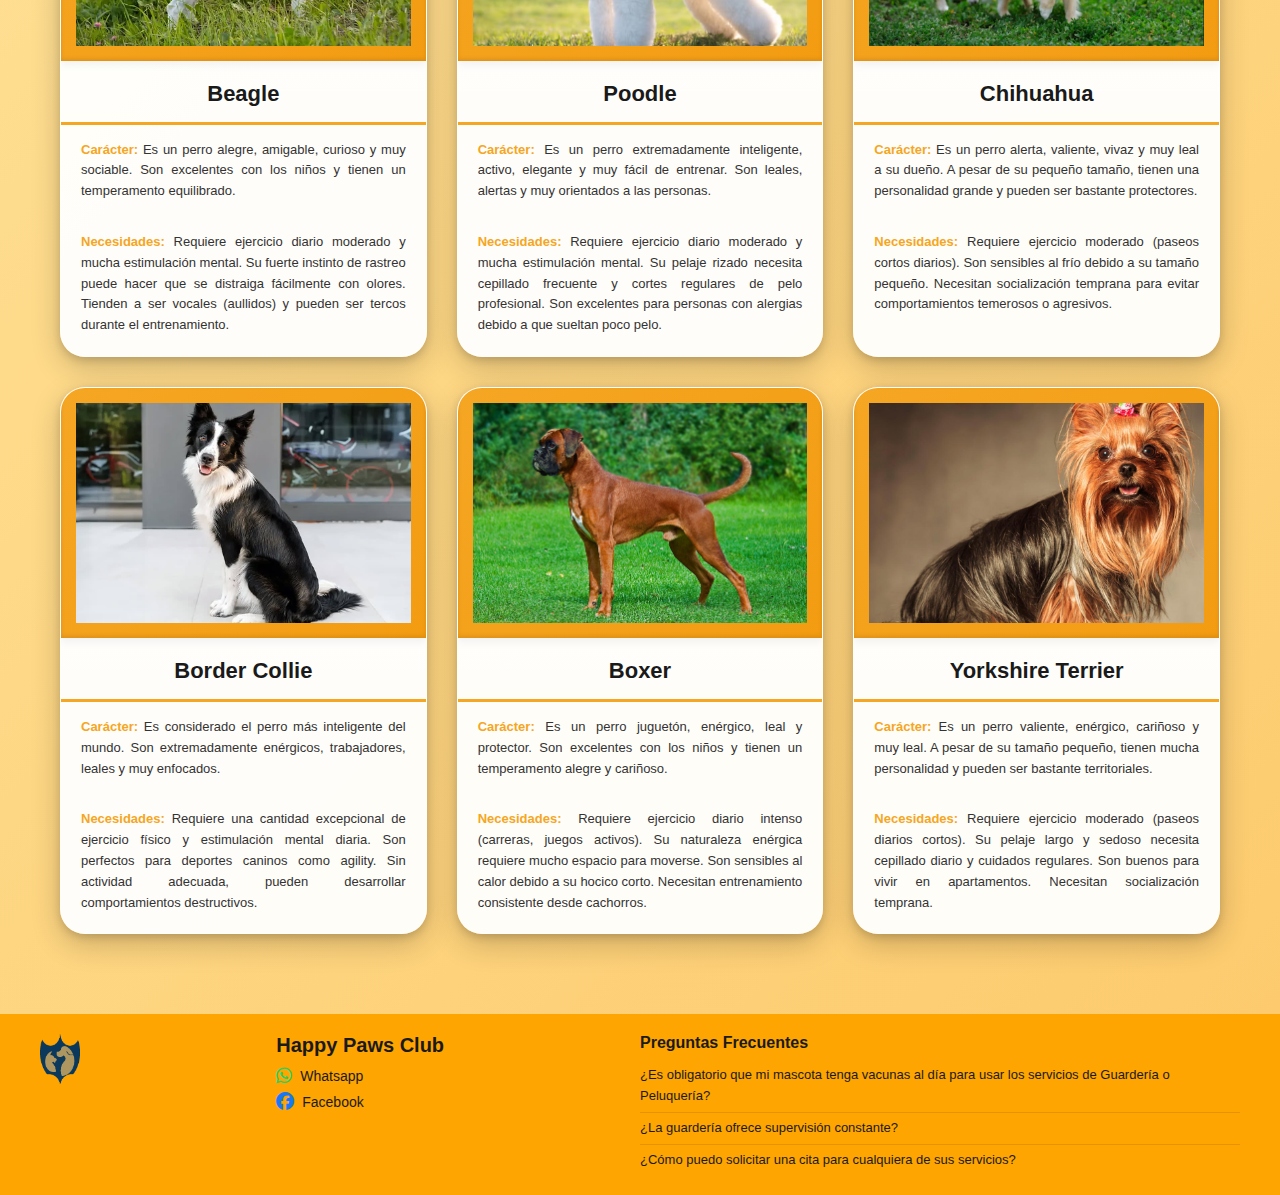
<file: lista-perros.html>
<!DOCTYPE html>
<html lang="es">
  <head>
    <meta charset="UTF-8" />
    <meta name="viewport" content="width=device-width, initial-scale=1.0" />
    <title>Razas de Perros - Happy Paws Club</title>
    <link rel="stylesheet" href="css/style.css" />
    <link rel="stylesheet" href="css/lista-detalle.css" />
    <link
      rel="stylesheet"
      href="https://cdnjs.cloudflare.com/ajax/libs/font-awesome/6.4.0/css/all.min.css"
    />
  </head>
  <body>
    <header class="header">
      <div class="logo">
        <a href="index.html">
          <img
            src="imagenes/logo.png"
            alt="Happy Paws Club Logo"
            class="logo-img"
          />
        </a>
      </div>
      <nav class="nav">
        <a href="usuario.html" class="nav-item">
          <i class="fas fa-user-shield"></i>
          <span>Usuario</span>
        </a>
        <a href="servicio.html" class="nav-item">
          <i class="fas fa-dog"></i>
          <span>Servicio</span>
        </a>
        <a href="comentario.html" class="nav-item">
          <i class="fas fa-comments"></i>
          <span>Comentario</span>
        </a>
        <a href="lista.html" class="nav-item active">
          <i class="fas fa-list-alt"></i>
          <span>Lista</span>
        </a>
      </nav>
    </header>

    <main class="main-content detalle-page">
      <button class="back-button" onclick="window.location.href='lista.html'">
        <i class="fas fa-chevron-left"></i>
      </button>
      <p class="subtitle">atrás</p>

      <div class="detalle-container">
        <div class="razas-grid">
          <div class="raza-card">
            <div class="raza-image">
              <img src="imagenes/perros/1.Fox Terrier.png" alt="Fox Terrier" />
            </div>
            <h3 class="raza-nombre">Fox Terrier</h3>
            <p class="raza-descripcion">
              <strong>Carácter:</strong> Es un perro muy enérgico, inteligente,
              valiente y lleno de vida. Es juguetón, sociable y muy leal a su
              familia.
            </p>
            <p class="raza-descripcion">
              <strong>Necesidades:</strong> Requiere una alta dosis de ejercicio
              diario y estimulación mental. Es ideal para familias activas. Su
              instinto de caza y su naturaleza alerta lo hacen también un buen
              perro guardián.
            </p>
          </div>

          <div class="raza-card">
            <div class="raza-image">
              <img
                src="imagenes/perros/2.pastor aleman.png"
                alt="Pastor Alemán"
              />
            </div>
            <h3 class="raza-nombre">Pastor Alemán</h3>
            <p class="raza-descripcion">
              <strong>Carácter:</strong> Es conocido por ser un perro
              extremadamente inteligente, noble, equilibrado y con una gran
              capacidad de aprendizaje. Son leales, protectores con su familia y
              tienden a ser reservados con los extraños.
            </p>
            <p class="raza-descripcion">
              <strong>Necesidades:</strong> Requiere ejercicio físico moderado a
              intenso y, sobre todo, mucha estimulación mental para mantenerse
              feliz y evitar el aburrimiento.
            </p>
          </div>
          <div class="raza-card">
            <div class="raza-image">
              <img src="imagenes/perros/3.Bulldog.png" alt="Bulldog" />
            </div>
            <h3 class="raza-nombre">Bulldog</h3>
            <p class="raza-descripcion">
              <strong>Carácter:</strong> A pesar de su apariencia robusta e
              intimidante, es un perro de naturaleza extremadamente dulce,
              gentil, dócil y, a menudo, bastante perezoso.
            </p>
            <p class="raza-descripcion">
              <strong>Necesidades:</strong> Requiere ejercicio moderado
              (caminatas cortas y tranquilas). Es esencial vigilarlo en climas
              cálidos, ya que su hocico corto (braquicéfalo) los hace sensibles
              al calor. También necesitan limpieza regular de sus pliegues
              faciales para evitar irritaciones.
            </p>
          </div>

          <div class="raza-card">
            <div class="raza-image">
              <img
                src="imagenes/perros/4.Labrador Retriever.png"
                alt="Labrador Retriever"
              />
            </div>
            <h3 class="raza-nombre">Labrador Retriever</h3>
            <p class="raza-descripcion">
              <strong>Carácter:</strong> Es un perro amigable, extrovertido,
              activo y muy leal. Son extremadamente sociables, tanto con
              personas como con otros animales, y tienen un fuerte deseo de
              agradar.
            </p>
            <p class="raza-descripcion">
              <strong>Necesidades:</strong> Requiere mucho ejercicio diario
              (caminatas largas, natación, juegos). Son perros inteligentes que
              necesitan estimulación mental constante. También tienden a ganar
              peso fácilmente, por lo que es importante controlar su dieta.
            </p>
          </div>

  
          <div class="raza-card">
            <div class="raza-image">
              <img
                src="imagenes/perros/5.Golden Retriever.png"
                alt="Golden Retriever"
              />
            </div>
            <h3 class="raza-nombre">Golden Retriever</h3>
            <p class="raza-descripcion">
              <strong>Carácter:</strong> Es un perro amable, gentil, inteligente
              y confiable. Son extremadamente leales, pacientes y excelentes con
              los niños.
            </p>
            <p class="raza-descripcion">
              <strong>Necesidades:</strong> Requiere ejercicio diario moderado a
              intenso (paseos largos, natación, juegos de búsqueda). Su pelaje
              largo necesita cepillado regular para evitar enredos. Son perros
              muy sociales que necesitan compañía constante.
            </p>
          </div>

          <div class="raza-card">
            <div class="raza-image">
              <img
                src="imagenes/perros/6.husky siberiano.png"
                alt="Husky Siberiano"
              />
            </div>
            <h3 class="raza-nombre">Husky Siberiano</h3>
            <p class="raza-descripcion">
              <strong>Carácter:</strong> Es un perro enérgico, amigable, alerta
              y juguetón. Son muy sociables, independientes y tienen un fuerte
              instinto de manada.
            </p>
            <p class="raza-descripcion">
              <strong>Necesidades:</strong> Requiere una cantidad excepcional de
              ejercicio diario (carreras largas, caminatas extensas). Su pelaje
              denso necesita cepillado regular, especialmente durante la época
              de muda. Son propensos a escaparse, por lo que necesitan un
              espacio seguro y bien cercado.
            </p>
          </div>
          <div class="raza-card">
            <div class="raza-image">
              <img src="imagenes/perros/7.beagle.png" alt="Beagle" />
            </div>
            <h3 class="raza-nombre">Beagle</h3>
            <p class="raza-descripcion">
              <strong>Carácter:</strong> Es un perro alegre, amigable, curioso y
              muy sociable. Son excelentes con los niños y tienen un
              temperamento equilibrado.
            </p>
            <p class="raza-descripcion">
              <strong>Necesidades:</strong> Requiere ejercicio diario moderado y
              mucha estimulación mental. Su fuerte instinto de rastreo puede
              hacer que se distraiga fácilmente con olores. Tienden a ser
              vocales (aullidos) y pueden ser tercos durante el entrenamiento.
            </p>
          </div>

          <div class="raza-card">
            <div class="raza-image">
              <img src="imagenes/perros/8.poodle.png" alt="Poodle" />
            </div>
            <h3 class="raza-nombre">Poodle</h3>
            <p class="raza-descripcion">
              <strong>Carácter:</strong> Es un perro extremadamente inteligente,
              activo, elegante y muy fácil de entrenar. Son leales, alertas y
              muy orientados a las personas.
            </p>
            <p class="raza-descripcion">
              <strong>Necesidades:</strong> Requiere ejercicio diario moderado y
              mucha estimulación mental. Su pelaje rizado necesita cepillado
              frecuente y cortes regulares de pelo profesional. Son excelentes
              para personas con alergias debido a que sueltan poco pelo.
            </p>
          </div>
          <div class="raza-card">
            <div class="raza-image">
              <img src="imagenes/perros/9.chihuahua.png" alt="Chihuahua" />
            </div>
            <h3 class="raza-nombre">Chihuahua</h3>
            <p class="raza-descripcion">
              <strong>Carácter:</strong> Es un perro alerta, valiente, vivaz y
              muy leal a su dueño. A pesar de su pequeño tamaño, tienen una
              personalidad grande y pueden ser bastante protectores.
            </p>
            <p class="raza-descripcion">
              <strong>Necesidades:</strong> Requiere ejercicio moderado (paseos
              cortos diarios). Son sensibles al frío debido a su tamaño pequeño.
              Necesitan socialización temprana para evitar comportamientos
              temerosos o agresivos.
            </p>
          </div>

          <div class="raza-card">
            <div class="raza-image">
              <img
                src="imagenes/perros/10.border colie.png"
                alt="Border Collie"
              />
            </div>
            <h3 class="raza-nombre">Border Collie</h3>
            <p class="raza-descripcion">
              <strong>Carácter:</strong> Es considerado el perro más inteligente
              del mundo. Son extremadamente enérgicos, trabajadores, leales y
              muy enfocados.
            </p>
            <p class="raza-descripcion">
              <strong>Necesidades:</strong> Requiere una cantidad excepcional de
              ejercicio físico y estimulación mental diaria. Son perfectos para
              deportes caninos como agility. Sin actividad adecuada, pueden
              desarrollar comportamientos destructivos.
            </p>
          </div>

          <div class="raza-card">
            <div class="raza-image">
              <img src="imagenes/perros/11.boxer.png" alt="Boxer" />
            </div>
            <h3 class="raza-nombre">Boxer</h3>
            <p class="raza-descripcion">
              <strong>Carácter:</strong> Es un perro juguetón, enérgico, leal y
              protector. Son excelentes con los niños y tienen un temperamento
              alegre y cariñoso.
            </p>
            <p class="raza-descripcion">
              <strong>Necesidades:</strong> Requiere ejercicio diario intenso
              (carreras, juegos activos). Su naturaleza enérgica requiere mucho
              espacio para moverse. Son sensibles al calor debido a su hocico
              corto. Necesitan entrenamiento consistente desde cachorros.
            </p>
          </div>


          <div class="raza-card">
            <div class="raza-image">
              <img
                src="imagenes/perros/12.Yorkshire terrier.png"
                alt="Yorkshire Terrier"
              />
            </div>
            <h3 class="raza-nombre">Yorkshire Terrier</h3>
            <p class="raza-descripcion">
              <strong>Carácter:</strong> Es un perro valiente, enérgico,
              cariñoso y muy leal. A pesar de su tamaño pequeño, tienen mucha
              personalidad y pueden ser bastante territoriales.
            </p>
            <p class="raza-descripcion">
              <strong>Necesidades:</strong> Requiere ejercicio moderado (paseos
              diarios cortos). Su pelaje largo y sedoso necesita cepillado
              diario y cuidados regulares. Son buenos para vivir en
              apartamentos. Necesitan socialización temprana.
            </p>
          </div>
        </div>
      </div>
    </main>

    <footer class="footer">
      <div class="footer-content">
        <div class="footer-logo">
          <img
            src="imagenes/logo.png"
            alt="Happy Paws Club Logo"
            class="footer-logo-img"
          />
        </div>
        <div class="footer-info">
          <h2 class="footer-title">Happy Paws Club</h2>
          <div class="footer-contact">
            <i class="fab fa-whatsapp"></i>
            <span>Whatsapp</span>
          </div>
          <div class="footer-social">
            <i class="fab fa-facebook"></i>
            <span>Facebook</span>
          </div>
        </div>
        <div class="footer-faq">
          <h3 class="faq-title">Preguntas Frecuentes</h3>
          <a class="faq-link" data-faq="vacunas">
            ¿Es obligatorio que mi mascota tenga vacunas al día para usar los
            servicios de Guardería o Peluquería?
          </a>
          <a class="faq-link" data-faq="supervision">
            ¿La guardería ofrece supervisión constante?
          </a>
          <a class="faq-link" data-faq="cita">
            ¿Cómo puedo solicitar una cita para cualquiera de sus servicios?
          </a>
        </div>
      </div>
    </footer>

    <div id="modalVacunas" class="faq-modal">
      <div class="faq-modal-content">
        <span class="close-faq-modal" data-modal="modalVacunas">&times;</span>
        <h2 class="faq-modal-title">
          ¿Es obligatorio que mi mascota tenga vacunas al día para usar los
          servicios de Guardería o Peluquería?
        </h2>
        <img src="imagenes/vacunas.jpg" alt="Vacunas" class="faq-modal-image" />
        <div class="faq-modal-answer">
          <strong>Happy Paws Club:</strong> Sí. Por seguridad de todas las
          mascotas, requerimos comprobante de las vacunas básicas (ej. Rabia,
          Parvovirus) para usar nuestros servicios de Guardería y
          Baños/Peluquería.
        </div>
      </div>
    </div>

    <div id="modalSupervision" class="faq-modal">
      <div class="faq-modal-content">
        <span class="close-faq-modal" data-modal="modalSupervision"
          >&times;</span
        >
        <h2 class="faq-modal-title">
          ¿La guardería ofrece supervisión constante?
        </h2>
        <img
          src="imagenes/supervision.jpg"
          alt="Supervisión"
          class="faq-modal-image"
        />
        <div class="faq-modal-answer">
          Sí, en Happy Paws Club contamos con personal capacitado que supervisa
          constantemente a todas las mascotas durante su estadía. Además,
          tenemos cámaras de seguridad para garantizar el bienestar de tu
          mascota en todo momento.
        </div>
      </div>
    </div>

    <div id="modalCita" class="faq-modal">
      <div class="faq-modal-content">
        <span class="close-faq-modal" data-modal="modalCita">&times;</span>
        <h2 class="faq-modal-title">
          ¿Cómo puedo solicitar una cita para cualquiera de sus servicios?
        </h2>
        <img src="imagenes/vacunas.jpg" alt="Cita" class="faq-modal-image" />
        <div class="faq-modal-answer">
          Puedes solicitar una cita de tres maneras: <br /><br />
          1. A través de nuestra sección de <strong>Servicios</strong> en la
          web<br />
          2. Llamando a nuestro número de WhatsApp<br />
          3. Visitando nuestras instalaciones directamente<br /><br />
          Nuestro equipo te atenderá con gusto y programará la mejor fecha para
          tu mascota.
        </div>
      </div>
    </div>

    <script src="js/lista-detalle.js"></script>
    <script src="js/footer.js"></script>
  </body>
</html>
</file>
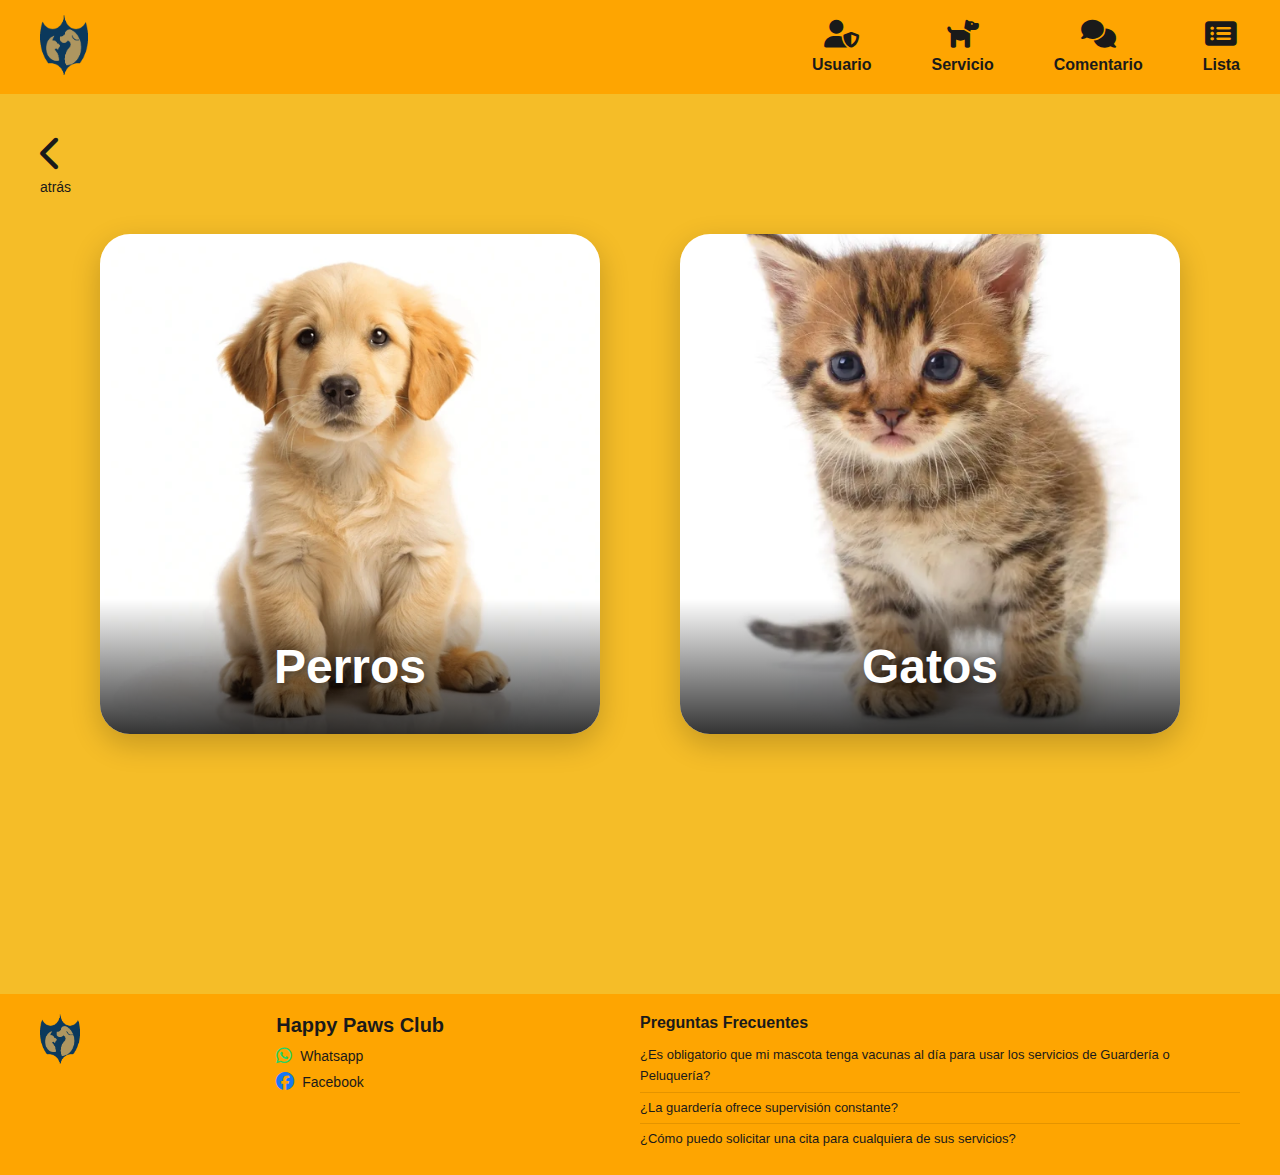
<file: lista.html>
<!DOCTYPE html>
<html lang="es">
  <head>
    <meta charset="UTF-8" />
    <meta name="viewport" content="width=device-width, initial-scale=1.0" />
    <title>Lista de Mascotas - Happy Paws Club</title>
    <link rel="stylesheet" href="css/style.css" />
    <link rel="stylesheet" href="css/lista.css" />
    <link
      rel="stylesheet"
      href="https://cdnjs.cloudflare.com/ajax/libs/font-awesome/6.4.0/css/all.min.css"
    />
  </head>
  <body>
    <header class="header">
      <div class="logo">
        <a href="index.html">
          <img
            src="imagenes/logo.png"
            alt="Happy Paws Club Logo"
            class="logo-img"
          />
        </a>
      </div>
      <nav class="nav">
        <a href="usuario.html" class="nav-item">
          <i class="fas fa-user-shield"></i>
          <span>Usuario</span>
        </a>
        <a href="servicio.html" class="nav-item">
          <i class="fas fa-dog"></i>
          <span>Servicio</span>
        </a>
        <a href="comentario.html" class="nav-item">
          <i class="fas fa-comments"></i>
          <span>Comentario</span>
        </a>
        <a href="lista.html" class="nav-item active">
          <i class="fas fa-list-alt"></i>
          <span>Lista</span>
        </a>
      </nav>
    </header>

    <main class="main-content lista-page">
    
      <button class="back-button" onclick="window.history.back()">
        <i class="fas fa-chevron-left"></i>
      </button>
      <p class="subtitle">atrás</p>

      <div class="lista-container">
      
        <div class="pet-section">
          <div
            class="pet-image-container"
            onclick="window.location.href='lista-perros.html'"
          >
            <img
              src="imagenes/foto principal de la pagina perros.png"
              alt="Perros"
              class="pet-main-image"
            />
            <div class="pet-overlay">
              <h2 class="pet-title">Perros</h2>
            </div>
          </div>
        </div>


        <div class="pet-section">
          <div
            class="pet-image-container"
            onclick="window.location.href='lista-gatos.html'"
          >
            <img
              src="imagenes/foto principal de gatos.png"
              alt="Gatos"
              class="pet-main-image"
            />
            <div class="pet-overlay">
              <h2 class="pet-title">Gatos</h2>
            </div>
          </div>
        </div>
      </div>
    </main>


    <footer class="footer">
      <div class="footer-content">
        <div class="footer-logo">
          <img
            src="imagenes/logo.png"
            alt="Happy Paws Club Logo"
            class="footer-logo-img"
          />
        </div>
        <div class="footer-info">
          <h2 class="footer-title">Happy Paws Club</h2>
          <div class="footer-contact">
            <i class="fab fa-whatsapp"></i>
            <span>Whatsapp</span>
          </div>
          <div class="footer-social">
            <i class="fab fa-facebook"></i>
            <span>Facebook</span>
          </div>
        </div>
        <div class="footer-faq">
          <h3 class="faq-title">Preguntas Frecuentes</h3>
          <a class="faq-link" data-faq="vacunas">
            ¿Es obligatorio que mi mascota tenga vacunas al día para usar los
            servicios de Guardería o Peluquería?
          </a>
          <a class="faq-link" data-faq="supervision">
            ¿La guardería ofrece supervisión constante?
          </a>
          <a class="faq-link" data-faq="cita">
            ¿Cómo puedo solicitar una cita para cualquiera de sus servicios?
          </a>
        </div>
      </div>
    </footer>


    <div id="modalVacunas" class="faq-modal">
      <div class="faq-modal-content">
        <span class="close-faq-modal" data-modal="modalVacunas">&times;</span>
        <h2 class="faq-modal-title">
          ¿Es obligatorio que mi mascota tenga vacunas al día para usar los
          servicios de Guardería o Peluquería?
        </h2>
        <img src="imagenes/vacunas.jpg" alt="Vacunas" class="faq-modal-image" />
        <div class="faq-modal-answer">
          <strong>Happy Paws Club:</strong> Sí. Por seguridad de todas las
          mascotas, requerimos comprobante de las vacunas básicas (ej. Rabia,
          Parvovirus) para usar nuestros servicios de Guardería y
          Baños/Peluquería.
        </div>
      </div>
    </div>

    <div id="modalSupervision" class="faq-modal">
      <div class="faq-modal-content">
        <span class="close-faq-modal" data-modal="modalSupervision"
          >&times;</span
        >
        <h2 class="faq-modal-title">
          ¿La guardería ofrece supervisión constante?
        </h2>
        <img
          src="imagenes/supervision.jpg"
          alt="Supervisión"
          class="faq-modal-image"
        />
        <div class="faq-modal-answer">
          Sí, en Happy Paws Club contamos con personal capacitado que supervisa
          constantemente a todas las mascotas durante su estadía. Además,
          tenemos cámaras de seguridad para garantizar el bienestar de tu
          mascota en todo momento.
        </div>
      </div>
    </div>

    <div id="modalCita" class="faq-modal">
      <div class="faq-modal-content">
        <span class="close-faq-modal" data-modal="modalCita">&times;</span>
        <h2 class="faq-modal-title">
          ¿Cómo puedo solicitar una cita para cualquiera de sus servicios?
        </h2>
        <img src="imagenes/vacunas.jpg" alt="Cita" class="faq-modal-image" />
        <div class="faq-modal-answer">
          Puedes solicitar una cita de tres maneras: <br /><br />
          1. A través de nuestra sección de <strong>Servicios</strong> en la
          web<br />
          2. Llamando a nuestro número de WhatsApp<br />
          3. Visitando nuestras instalaciones directamente<br /><br />
          Nuestro equipo te atenderá con gusto y programará la mejor fecha para
          tu mascota.
        </div>
      </div>
    </div>

    <script src="js/lista.js"></script>
    <script src="js/footer.js"></script>
  </body>
</html>
</file>
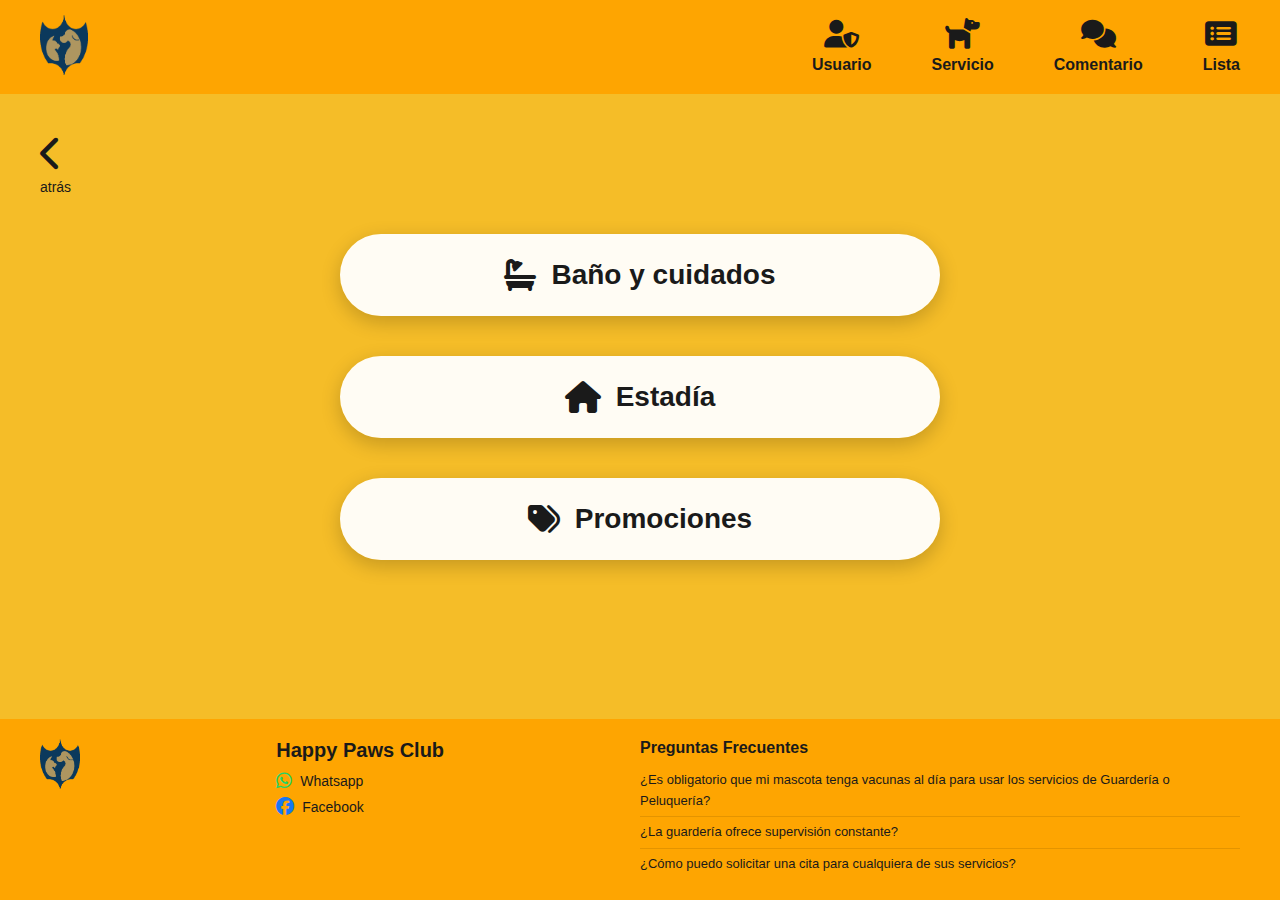
<file: servicio.html>
<!DOCTYPE html>
<html lang="es">
  <head>
    <meta charset="UTF-8" />
    <meta name="viewport" content="width=device-width, initial-scale=1.0" />
    <title>Servicios - Happy Paws Club</title>
    <link rel="stylesheet" href="css/style.css" />
    <link rel="stylesheet" href="css/servicio.css" />
    <link
      rel="stylesheet"
      href="https://cdnjs.cloudflare.com/ajax/libs/font-awesome/6.4.0/css/all.min.css"
    />
  </head>
  <body>
    <header class="header">
      <div class="logo">
        <a href="index.html">
          <img
            src="imagenes/logo.png"
            alt="Happy Paws Club Logo"
            class="logo-img"
          />
        </a>
      </div>
      <nav class="nav">
        <a href="usuario.html" class="nav-item">
          <i class="fas fa-user-shield"></i>
          <span>Usuario</span>
        </a>
        <a href="servicio.html" class="nav-item active">
          <i class="fas fa-dog"></i>
          <span>Servicio</span>
        </a>
        <a href="comentario.html" class="nav-item">
          <i class="fas fa-comments"></i>
          <span>Comentario</span>
        </a>
        <a href="lista.html" class="nav-item">
          <i class="fas fa-list-alt"></i>
          <span>Lista</span>
        </a>
      </nav>
    </header>

    <main class="main-content services-page">
      <button class="back-button" onclick="window.history.back()">
        <i class="fas fa-chevron-left"></i>
      </button>
      <p class="subtitle">atrás</p>

      <div class="services-container">
        <h1 class="services-title">Nuestros Servicios</h1>

        <div class="service-buttons">
          <button class="service-btn" id="banoBtn">
            <i class="fas fa-bath"></i>
            <span>Baño y cuidados</span>
          </button>

          <button class="service-btn" id="estadiaBtn">
            <i class="fas fa-home"></i>
            <span>Estadía</span>
          </button>

          <button class="service-btn" id="promocionesBtn">
            <i class="fas fa-tags"></i>
            <span>Promociones</span>
          </button>
        </div>
      </div>
    </main>

    <div id="modalBano" class="modal">
      <div class="modal-content">
        <span class="close-modal" data-modal="modalBano">&times;</span>
        <h2 class="modal-title">
          <i class="fas fa-bath"></i>
          Baño y Cuidados
        </h2>
        <p class="modal-description">
          Agenda tu cita para el servicio de baño y cuidados
        </p>
        <form class="appointment-form" id="formBano">
          <div class="form-group">
            <label><i class="fas fa-user"></i> Nombre del dueño</label>
            <input type="text" placeholder="Tu nombre completo" required />
          </div>
          <div class="form-group">
            <label><i class="fas fa-paw"></i> Nombre de la mascota</label>
            <input type="text" placeholder="Nombre de tu mascota" required />
          </div>
          <div class="form-group">
            <label><i class="fas fa-dog"></i> Tipo de mascota</label>
            <select required>
              <option value="">Selecciona...</option>
              <option value="perro">Perro</option>
              <option value="gato">Gato</option>
              <option value="otro">Otro</option>
            </select>
          </div>
          <div class="form-row">
            <div class="form-group">
              <label><i class="fas fa-calendar"></i> Fecha</label>
              <input type="date" required />
            </div>
            <div class="form-group">
              <label><i class="fas fa-clock"></i> Hora</label>
              <input type="time" required />
            </div>
          </div>
          <div class="form-group">
            <label><i class="fas fa-phone"></i> Teléfono</label>
            <input type="tel" placeholder="Número de contacto" required />
          </div>
          <div class="form-group">
            <label><i class="fas fa-comment"></i> Observaciones</label>
            <textarea
              placeholder="Información adicional (opcional)"
              rows="3"
            ></textarea>
          </div>
          <button type="submit" class="submit-btn">
            <i class="fas fa-check"></i>
            Confirmar Cita
          </button>
        </form>
      </div>
    </div>

    <div id="modalEstadia" class="modal">
      <div class="modal-content">
        <span class="close-modal" data-modal="modalEstadia">&times;</span>
        <h2 class="modal-title">
          <i class="fas fa-home"></i>
          Estadía
        </h2>
        <p class="modal-description">Reserva la estadía de tu mascota</p>
        <form class="appointment-form" id="formEstadia">
          <div class="form-group">
            <label><i class="fas fa-user"></i> Nombre del dueño</label>
            <input type="text" placeholder="Tu nombre completo" required />
          </div>
          <div class="form-group">
            <label><i class="fas fa-paw"></i> Nombre de la mascota</label>
            <input type="text" placeholder="Nombre de tu mascota" required />
          </div>
          <div class="form-group">
            <label><i class="fas fa-dog"></i> Tipo de mascota</label>
            <select required>
              <option value="">Selecciona...</option>
              <option value="perro">Perro</option>
              <option value="gato">Gato</option>
              <option value="otro">Otro</option>
            </select>
          </div>
          <div class="form-row">
            <div class="form-group">
              <label><i class="fas fa-calendar-check"></i> Fecha entrada</label>
              <input type="date" required />
            </div>
            <div class="form-group">
              <label><i class="fas fa-calendar-times"></i> Fecha salida</label>
              <input type="date" required />
            </div>
          </div>
          <div class="form-group">
            <label><i class="fas fa-phone"></i> Teléfono</label>
            <input type="tel" placeholder="Número de contacto" required />
          </div>
          <div class="form-group">
            <label><i class="fas fa-comment"></i> Observaciones</label>
            <textarea
              placeholder="Necesidades especiales, medicamentos, etc."
              rows="3"
            ></textarea>
          </div>
          <button type="submit" class="submit-btn">
            <i class="fas fa-check"></i>
            Confirmar Reserva
          </button>
        </form>
      </div>
    </div>

    <div id="modalPromociones" class="modal">
      <div class="modal-content">
        <span class="close-modal" data-modal="modalPromociones">&times;</span>
        <h2 class="modal-title">
          <i class="fas fa-tags"></i>
          Promociones Especiales
        </h2>
        <p class="modal-description">Aprovecha nuestras ofertas especiales</p>
        <form class="appointment-form" id="formPromociones">
          <div class="form-group">
            <label><i class="fas fa-gift"></i> Selecciona la promoción</label>
            <select required>
              <option value="">Elige una promoción...</option>
              <option value="promo1">20% descuento primer servicio</option>
              <option value="promo2">Paquete mensual - 3 baños</option>
              <option value="promo3">Estadía 7 días + 1 gratis</option>
              <option value="promo4">Combo baño + corte de uñas</option>
            </select>
          </div>
          <div class="form-group">
            <label><i class="fas fa-user"></i> Nombre del dueño</label>
            <input type="text" placeholder="Tu nombre completo" required />
          </div>
          <div class="form-group">
            <label><i class="fas fa-paw"></i> Nombre de la mascota</label>
            <input type="text" placeholder="Nombre de tu mascota" required />
          </div>
          <div class="form-row">
            <div class="form-group">
              <label><i class="fas fa-calendar"></i> Fecha</label>
              <input type="date" required />
            </div>
            <div class="form-group">
              <label><i class="fas fa-clock"></i> Hora</label>
              <input type="time" required />
            </div>
          </div>
          <div class="form-group">
            <label><i class="fas fa-phone"></i> Teléfono</label>
            <input type="tel" placeholder="Número de contacto" required />
          </div>
          <div class="form-group">
            <label><i class="fas fa-envelope"></i> Email</label>
            <input type="email" placeholder="correo@ejemplo.com" required />
          </div>
          <button type="submit" class="submit-btn">
            <i class="fas fa-check"></i>
            Solicitar Promoción
          </button>
        </form>
      </div>
    </div>

    <footer class="footer">
      <div class="footer-content">
        <div class="footer-logo">
          <img
            src="imagenes/logo.png"
            alt="Happy Paws Club Logo"
            class="footer-logo-img"
          />
        </div>
        <div class="footer-info">
          <h2 class="footer-title">Happy Paws Club</h2>
          <div class="footer-contact">
            <i class="fab fa-whatsapp"></i>
            <span>Whatsapp</span>
          </div>
          <div class="footer-social">
            <i class="fab fa-facebook"></i>
            <span>Facebook</span>
          </div>
        </div>
        <div class="footer-faq">
          <h3 class="faq-title">Preguntas Frecuentes</h3>
          <a class="faq-link" data-faq="vacunas">
            ¿Es obligatorio que mi mascota tenga vacunas al día para usar los
            servicios de Guardería o Peluquería?
          </a>
          <a class="faq-link" data-faq="supervision">
            ¿La guardería ofrece supervisión constante?
          </a>
          <a class="faq-link" data-faq="cita">
            ¿Cómo puedo solicitar una cita para cualquiera de sus servicios?
          </a>
        </div>
      </div>
    </footer>

    <div id="modalVacunas" class="faq-modal">
      <div class="faq-modal-content">
        <span class="close-faq-modal" data-modal="modalVacunas">&times;</span>
        <h2 class="faq-modal-title">
          ¿Es obligatorio que mi mascota tenga vacunas al día para usar los
          servicios de Guardería o Peluquería?
        </h2>
        <img src="imagenes/vacunas.jpg" alt="Vacunas" class="faq-modal-image" />
        <div class="faq-modal-answer">
          <strong>Happy Paws Club:</strong> Sí. Por seguridad de todas las
          mascotas, requerimos comprobante de las vacunas básicas (ej. Rabia,
          Parvovirus) para usar nuestros servicios de Guardería y
          Baños/Peluquería.
        </div>
      </div>
    </div>

    <div id="modalSupervision" class="faq-modal">
      <div class="faq-modal-content">
        <span class="close-faq-modal" data-modal="modalSupervision"
          >&times;</span
        >
        <h2 class="faq-modal-title">
          ¿La guardería ofrece supervisión constante?
        </h2>
        <img
          src="imagenes/supervision.jpg"
          alt="Supervisión"
          class="faq-modal-image"
        />
        <div class="faq-modal-answer">
          Sí, en Happy Paws Club contamos con personal capacitado que supervisa
          constantemente a todas las mascotas durante su estadía. Además,
          tenemos cámaras de seguridad para garantizar el bienestar de tu
          mascota en todo momento.
        </div>
      </div>
    </div>

    <div id="modalCita" class="faq-modal">
      <div class="faq-modal-content">
        <span class="close-faq-modal" data-modal="modalCita">&times;</span>
        <h2 class="faq-modal-title">
          ¿Cómo puedo solicitar una cita para cualquiera de sus servicios?
        </h2>
        <img src="imagenes/vacunas.jpg" alt="Cita" class="faq-modal-image" />
        <div class="faq-modal-answer">
          Puedes solicitar una cita de tres maneras: <br /><br />
          1. A través de nuestra sección de <strong>Servicios</strong> en la
          web<br />
          2. Llamando a nuestro número de WhatsApp<br />
          3. Visitando nuestras instalaciones directamente<br /><br />
          Nuestro equipo te atenderá con gusto y programará la mejor fecha para
          tu mascota.
        </div>
      </div>
    </div>

    <script src="js/servicio.js"></script>
    <script src="js/footer.js"></script>
  </body>
</html>
</file>
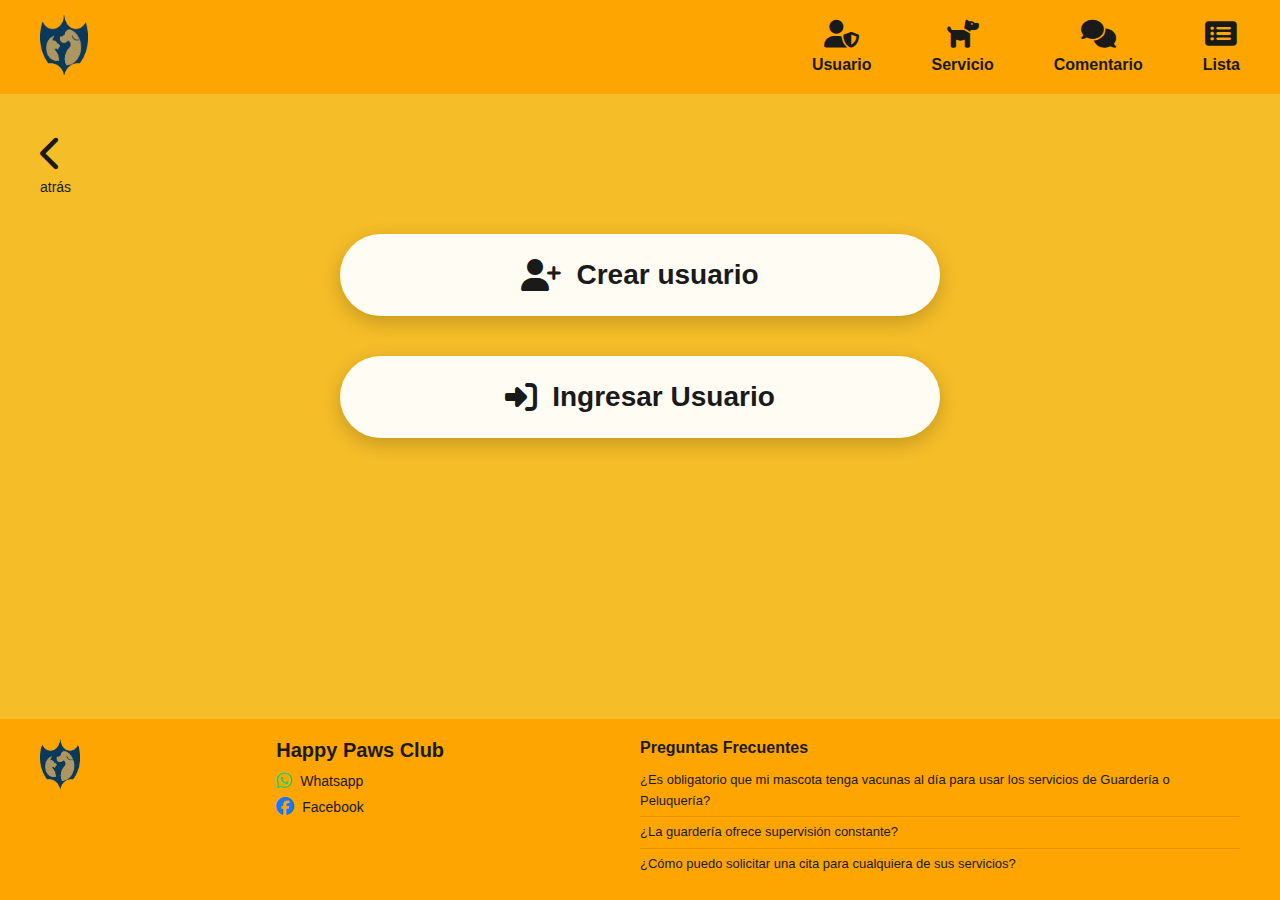
<file: usuario.html>
<!DOCTYPE html>
<html lang="es">
  <head>
    <meta charset="UTF-8" />
    <meta name="viewport" content="width=device-width, initial-scale=1.0" />
    <title>Usuario - Happy Paws Club</title>
    <link rel="stylesheet" href="css/style.css" />
    <link rel="stylesheet" href="css/usuario.css" />
    <link
      rel="stylesheet"
      href="https://cdnjs.cloudflare.com/ajax/libs/font-awesome/6.4.0/css/all.min.css"
    />
  </head>
  <body>
    <header class="header">
      <div class="logo">
        <a href="index.html">
          <img
            src="imagenes/logo.png"
            alt="Happy Paws Club Logo"
            class="logo-img"
          />
        </a>
      </div>
      <nav class="nav">
        <a href="usuario.html" class="nav-item active">
          <i class="fas fa-user-shield"></i>
          <span>Usuario</span>
        </a>
        <a href="servicio.html" class="nav-item">
          <i class="fas fa-dog"></i>
          <span>Servicio</span>
        </a>
        <a href="comentario.html" class="nav-item">
          <i class="fas fa-comments"></i>
          <span>Comentario</span>
        </a>
        <a href="lista.html" class="nav-item">
          <i class="fas fa-list-alt"></i>
          <span>Lista</span>
        </a>
      </nav>
    </header>

    <main class="main-content user-page">
      <button class="back-button" onclick="window.history.back()">
        <i class="fas fa-chevron-left"></i>
      </button>
      <p class="subtitle">atrás</p>

      <div class="user-container">
        <div class="user-buttons">
          <button class="user-btn" id="crearUsuarioBtn">
            <i class="fas fa-user-plus"></i>
            <span>Crear usuario</span>
          </button>

          <button class="user-btn" id="ingresarUsuarioBtn">
            <i class="fas fa-sign-in-alt"></i>
            <span>Ingresar Usuario</span>
          </button>
        </div>
      </div>
    </main>

    <div id="modalCrearUsuario" class="modal">
      <div class="modal-content">
        <span class="close-modal" data-modal="modalCrearUsuario">&times;</span>
        <h2 class="modal-title">
          <i class="fas fa-user-plus"></i>
          Crear Usuario
        </h2>
        <p class="modal-description">Regístrate en Happy Paws Club</p>
        <form class="user-form" id="formCrearUsuario">
          <div class="form-group">
            <label><i class="fas fa-user"></i> Nombre completo</label>
            <input type="text" placeholder="Tu nombre completo" required />
          </div>
          <div class="form-group">
            <label><i class="fas fa-envelope"></i> Correo electrónico</label>
            <input type="email" placeholder="correo@ejemplo.com" required />
          </div>
          <div class="form-group">
            <label><i class="fas fa-phone"></i> Teléfono</label>
            <input type="tel" placeholder="Número de contacto" required />
          </div>
          <div class="form-group">
            <label><i class="fas fa-map-marker-alt"></i> Dirección</label>
            <input type="text" placeholder="Dirección completa" required />
          </div>
          <div class="form-group">
            <label><i class="fas fa-lock"></i> Contraseña</label>
            <input
              type="password"
              placeholder="Mínimo 6 caracteres"
              required
              minlength="6"
            />
          </div>
          <div class="form-group">
            <label><i class="fas fa-lock"></i> Confirmar contraseña</label>
            <input
              type="password"
              placeholder="Repite tu contraseña"
              required
              minlength="6"
            />
          </div>
          <div class="form-group checkbox-group">
            <label class="checkbox-label">
              <input type="checkbox" required />
              <span>Acepto los términos y condiciones</span>
            </label>
          </div>
          <button type="submit" class="submit-btn">
            <i class="fas fa-check"></i>
            Crear Cuenta
          </button>
        </form>
      </div>
    </div>

    <div id="modalIngresarUsuario" class="modal">
      <div class="modal-content">
        <span class="close-modal" data-modal="modalIngresarUsuario"
          >&times;</span
        >
        <h2 class="modal-title">
          <i class="fas fa-sign-in-alt"></i>
          Ingresar
        </h2>
        <p class="modal-description">Accede a tu cuenta de Happy Paws Club</p>
        <form class="user-form" id="formIngresarUsuario">
          <div class="form-group">
            <label><i class="fas fa-envelope"></i> Correo electrónico</label>
            <input type="email" placeholder="correo@ejemplo.com" required />
          </div>
          <div class="form-group">
            <label><i class="fas fa-lock"></i> Contraseña</label>
            <input type="password" placeholder="Tu contraseña" required />
          </div>
          <div class="form-group checkbox-group">
            <label class="checkbox-label">
              <input type="checkbox" />
              <span>Recordar mi sesión</span>
            </label>
          </div>
          <button type="submit" class="submit-btn">
            <i class="fas fa-sign-in-alt"></i>
            Iniciar Sesión
          </button>
          <div class="form-footer">
            <a href="#" class="forgot-password">¿Olvidaste tu contraseña?</a>
          </div>
        </form>
      </div>
    </div>

    <footer class="footer">
      <div class="footer-content">
        <div class="footer-logo">
          <img
            src="imagenes/logo.png"
            alt="Happy Paws Club Logo"
            class="footer-logo-img"
          />
        </div>
        <div class="footer-info">
          <h2 class="footer-title">Happy Paws Club</h2>
          <div class="footer-contact">
            <i class="fab fa-whatsapp"></i>
            <span>Whatsapp</span>
          </div>
          <div class="footer-social">
            <i class="fab fa-facebook"></i>
            <span>Facebook</span>
          </div>
        </div>
        <div class="footer-faq">
          <h3 class="faq-title">Preguntas Frecuentes</h3>
          <a class="faq-link" data-faq="vacunas">
            ¿Es obligatorio que mi mascota tenga vacunas al día para usar los
            servicios de Guardería o Peluquería?
          </a>
          <a class="faq-link" data-faq="supervision">
            ¿La guardería ofrece supervisión constante?
          </a>
          <a class="faq-link" data-faq="cita">
            ¿Cómo puedo solicitar una cita para cualquiera de sus servicios?
          </a>
        </div>
      </div>
    </footer>
    <div id="modalVacunas" class="faq-modal">
      <div class="faq-modal-content">
        <span class="close-faq-modal" data-modal="modalVacunas">&times;</span>
        <h2 class="faq-modal-title">
          ¿Es obligatorio que mi mascota tenga vacunas al día para usar los
          servicios de Guardería o Peluquería?
        </h2>
        <img src="imagenes/vacunas.jpg" alt="Vacunas" class="faq-modal-image" />
        <div class="faq-modal-answer">
          <strong>Happy Paws Club:</strong> Sí. Por seguridad de todas las
          mascotas, requerimos comprobante de las vacunas básicas (ej. Rabia,
          Parvovirus) para usar nuestros servicios de Guardería y
          Baños/Peluquería.
        </div>
      </div>
    </div>

    <div id="modalSupervision" class="faq-modal">
      <div class="faq-modal-content">
        <span class="close-faq-modal" data-modal="modalSupervision"
          >&times;</span
        >
        <h2 class="faq-modal-title">
          ¿La guardería ofrece supervisión constante?
        </h2>
        <img
          src="imagenes/supervision.jpg"
          alt="Supervisión"
          class="faq-modal-image"
        />
        <div class="faq-modal-answer">
          Sí, en Happy Paws Club contamos con personal capacitado que supervisa
          constantemente a todas las mascotas durante su estadía. Además,
          tenemos cámaras de seguridad para garantizar el bienestar de tu
          mascota en todo momento.
        </div>
      </div>
    </div>

    <div id="modalCita" class="faq-modal">
      <div class="faq-modal-content">
        <span class="close-faq-modal" data-modal="modalCita">&times;</span>
        <h2 class="faq-modal-title">
          ¿Cómo puedo solicitar una cita para cualquiera de sus servicios?
        </h2>
        <img src="imagenes/vacunas.jpg" alt="Cita" class="faq-modal-image" />
        <div class="faq-modal-answer">
          Puedes solicitar una cita de tres maneras: <br /><br />
          1. A través de nuestra sección de <strong>Servicios</strong> en la
          web<br />
          2. Llamando a nuestro número de WhatsApp<br />
          3. Visitando nuestras instalaciones directamente<br /><br />
          Nuestro equipo te atenderá con gusto y programará la mejor fecha para
          tu mascota.
        </div>
      </div>
    </div>

    <script src="js/usuario.js"></script>
    <script src="js/footer.js"></script>
  </body>
</html>
</file>
<file: css/style.css>
* {
  margin: 0;
  padding: 0;
  box-sizing: border-box;
}

body {
  font-family: "Segoe UI", Tahoma, Geneva, Verdana, sans-serif;
  min-height: 100vh;
  display: flex;
  flex-direction: column;
}

.header {
  background: rgb(254, 165, 1);
  padding: 15px 40px;
  display: flex;
  justify-content: space-between;
  align-items: center;
  box-shadow: 0 2px 10px rgba(0, 0, 0, 0.1);
}

.logo {
  flex-shrink: 0;
}

.logo-img {
  height: 60px;
  width: auto;
}

.nav {
  display: flex;
  gap: 60px;
  align-items: center;
}

.nav-item {
  display: flex;
  flex-direction: column;
  align-items: center;
  gap: 8px;
  text-decoration: none;
  color: #1a1a1a;
  transition: transform 0.3s ease;
}

.nav-item:hover {
  transform: translateY(-3px);
}

.nav-item i {
  font-size: 28px;
}

.nav-item span {
  font-size: 16px;
  font-weight: 600;
}

.main-content {
  flex: 1;
  background: rgb(245, 189, 40);
  display: flex;
  flex-direction: column;
  align-items: center;
  padding: 20px 20px;
  position: relative;
  gap: 40px;
}

.carousel-container {
  width: 100%;
  height: 700px;
  position: relative;
  border-radius: 10px;
  overflow: hidden;
  box-shadow: 0 10px 20px rgba(0, 0, 0, 0.3);
}

.carousel-secondary {
  height: 700px;
  margin-bottom: 40px;
}

.carousel {
  width: 100%;
  height: 100%;
  position: relative;
}

.carousel-slide {
  position: absolute;
  width: 100%;
  height: 100%;
  opacity: 0;
  transition: opacity 0.6s ease-in-out;
  display: flex;
  align-items: center;
  justify-content: center;
}

.carousel-slide.active {
  opacity: 1;
  z-index: 1;
}

.carousel-slide-2 {
  position: absolute;
  width: 100%;
  height: 100%;
  opacity: 0;
  transition: opacity 0.6s ease-in-out;
  display: flex;
  align-items: center;
  justify-content: center;
}

.carousel-slide-2.active {
  opacity: 1;
  z-index: 1;
}

.carousel-image {
  width: 100%;
  height: 100%;
  object-fit: cover;
  position: absolute;
  top: 0;
  left: 0;
}

.carousel-text {
  position: relative;
  z-index: 2;
  text-align: center;
  color: #ffffff;
  text-shadow: 2px 2px 10px rgba(0, 0, 0, 0.7);
  padding: 20px;
  background: rgba(0, 0, 0, 0.3);
  border-radius: 15px;
  backdrop-filter: blur(5px);
}

.carousel-text-top-right {
  position: absolute;
  top: 40px;
  right: 40px;
  text-align: right;
}

.carousel-text-bottom-left {
  position: absolute;
  bottom: 60px;
  left: 40px;
  text-align: left;
}

.carousel-text h1 {
  font-size: 48px;
  font-weight: 700;
  margin-bottom: 10px;
  text-transform: uppercase;
  letter-spacing: 2px;
}

.carousel-text p {
  font-size: 24px;
  font-weight: 500;
  margin-top: 10px;
}

.carousel-btn {
  position: absolute;
  top: 50%;
  transform: translateY(-50%);
  background: rgba(255, 255, 255, 0.3);
  border: none;
  color: #ffffff;
  font-size: 30px;
  padding: 15px 20px;
  cursor: pointer;
  z-index: 3;
  transition: all 0.3s ease;
  border-radius: 10px;
  backdrop-filter: blur(5px);
}

.carousel-btn:hover {
  background: rgba(255, 255, 255, 0.5);
  transform: translateY(-50%) scale(1.1);
}

.prev-btn {
  left: 20px;
}

.next-btn {
  right: 20px;
}

.carousel-indicators {
  position: absolute;
  bottom: 20px;
  left: 50%;
  transform: translateX(-50%);
  display: flex;
  gap: 12px;
  z-index: 3;
}

.indicator {
  width: 12px;
  height: 12px;
  border-radius: 50%;
  background: rgba(255, 255, 255, 0.5);
  cursor: pointer;
  transition: all 0.3s ease;
}

.indicator:hover {
  background: rgba(255, 255, 255, 0.8);
  transform: scale(1.2);
}

.indicator.active {
  background: #ffffff;
  width: 30px;
  border-radius: 6px;
}

.indicator-2 {
  width: 12px;
  height: 12px;
  border-radius: 50%;
  background: rgba(255, 255, 255, 0.5);
  cursor: pointer;
  transition: all 0.3s ease;
}

.indicator-2:hover {
  background: rgba(255, 255, 255, 0.8);
  transform: scale(1.2);
}

.indicator-2.active {
  background: #ffffff;
  width: 30px;
  border-radius: 6px;
}

.tips-section {
  width: 100%;
  max-width: 1400px;
  padding: 40px 20px;
  margin-bottom: 40px;
}

.tips-title {
  text-align: center;
  font-size: 42px;
  font-weight: 700;
  color: #1a1a1a;
  margin-bottom: 40px;
  text-shadow: 1px 1px 3px rgba(255, 255, 255, 0.3);
}

.tips-container {
  display: grid;
  grid-template-columns: repeat(3, 1fr);
  gap: 30px;
  padding: 0 20px;
}

.tip-card {
  background: rgba(255, 248, 220, 0.95);
  border-radius: 20px;
  overflow: hidden;
  box-shadow: 0 8px 20px rgba(0, 0, 0, 0.2);
  transition: transform 0.3s ease, box-shadow 0.3s ease;
  display: flex;
  flex-direction: column;
}

.tip-card:hover {
  transform: translateY(-10px);
  box-shadow: 0 12px 30px rgba(0, 0, 0, 0.3);
}

.tip-image-wrapper {
  width: 100%;
  height: 250px;
  overflow: hidden;
}

.tip-image {
  width: 100%;
  height: 100%;
  object-fit: cover;
  transition: transform 0.3s ease;
}

.tip-card:hover .tip-image {
  transform: scale(1.1);
}

.tip-content {
  padding: 25px;
  flex: 1;
  display: flex;
  flex-direction: column;
}

.tip-heading {
  font-size: 20px;
  font-weight: 700;
  color: #1a1a1a;
  margin-bottom: 15px;
  line-height: 1.3;
}

.tip-text {
  font-size: 15px;
  line-height: 1.6;
  color: #333;
  text-align: justify;
}

.back-button {
  position: absolute;
  top: 40px;
  left: 40px;
  background: transparent;
  border: none;
  font-size: 36px;
  cursor: pointer;
  color: #1a1a1a;
  transition: transform 0.3s ease;
}

.back-button:hover {
  transform: translateX(-5px);
}

.subtitle {
  position: absolute;
  top: 85px;
  left: 40px;
  font-size: 14px;
  color: #1a1a1a;
}

.button-container {
  display: flex;
  flex-direction: column;
  gap: 50px;
  align-items: center;
  margin-top: 40px;
}

.main-button {
  background-color: #f5f5f5;
  border: none;
  padding: 20px 80px;
  font-size: 22px;
  font-weight: 600;
  color: #1a1a1a;
  border-radius: 50px;
  cursor: pointer;
  transition: all 0.3s ease;
  box-shadow: 0 4px 15px rgba(0, 0, 0, 0.15);
  min-width: 400px;
  text-align: center;
}

.main-button:hover {
  background-color: #ffffff;
  transform: translateY(-3px);
  box-shadow: 0 6px 20px rgba(0, 0, 0, 0.2);
}

.main-button:active {
  transform: translateY(-1px);
}

.footer {
  background: rgb(254, 165, 1);
  padding: 20px 40px;
  color: #1a1a1a;
}

.footer-content {
  display: flex;
  justify-content: space-between;
  align-items: flex-start;
  gap: 40px;
}

.footer-logo {
  flex-shrink: 0;
}

.footer-logo-img {
  height: 50px;
  width: auto;
}

.footer-info {
  flex: 0 0 auto;
}

.footer-title {
  font-size: 20px;
  font-weight: 700;
  margin-bottom: 10px;
}

.footer-contact {
  display: flex;
  align-items: center;
  gap: 8px;
  font-size: 14px;
  margin-bottom: 8px;
}

.footer-contact i {
  font-size: 18px;
  color: #25d366;
}

.footer-social {
  display: flex;
  align-items: center;
  gap: 8px;
  font-size: 14px;
}

.footer-social i {
  font-size: 18px;
  color: #1877f2;
}

.footer-faq {
  flex: 1;
  max-width: 600px;
}

.faq-title {
  font-size: 16px;
  font-weight: 700;
  margin-bottom: 8px;
}

.faq-link {
  display: block;
  font-size: 13px;
  line-height: 1.6;
  color: #1a1a1a;
  text-decoration: none;
  cursor: pointer;
  transition: all 0.3s ease;
  padding: 5px 0;
  border-bottom: 1px solid rgba(0, 0, 0, 0.1);
}

.faq-link:hover {
  color: #ffffff;
  padding-left: 10px;
  background: rgba(255, 255, 255, 0.1);
}

.faq-link:last-child {
  border-bottom: none;
}

.faq-modal {
  display: none;
  position: fixed;
  z-index: 2000;
  left: 0;
  top: 0;
  width: 100%;
  height: 100%;
  background-color: rgba(0, 0, 0, 0.7);
  backdrop-filter: blur(5px);
  align-items: center;
  justify-content: center;
  animation: fadeIn 0.3s ease;
}

.faq-modal-content {
  background: linear-gradient(135deg, #ffffff 0%, #f8f9fa 100%);
  padding: 40px;
  border-radius: 20px;
  width: 90%;
  max-width: 700px;
  max-height: 80vh;
  overflow-y: auto;
  box-shadow: 0 20px 60px rgba(0, 0, 0, 0.4);
  position: relative;
  animation: slideIn 0.3s ease;
}

.close-faq-modal {
  position: absolute;
  top: 15px;
  right: 20px;
  font-size: 35px;
  font-weight: 300;
  color: #666;
  cursor: pointer;
  transition: all 0.3s ease;
  line-height: 1;
}

.close-faq-modal:hover {
  color: #e74c3c;
  transform: rotate(90deg);
}

.faq-modal-title {
  font-size: 28px;
  font-weight: 700;
  color: #1a1a1a;
  margin-bottom: 10px;
  padding-right: 40px;
}

.faq-modal-answer {
  color: #333;
  font-size: 16px;
  line-height: 1.8;
  margin-top: 20px;
  padding: 20px;
  background: rgba(245, 166, 35, 0.05);
  border-left: 4px solid #f5a623;
  border-radius: 8px;
}

.faq-modal-image {
  width: 100%;
  max-width: 300px;
  height: auto;
  border-radius: 15px;
  margin: 20px auto;
  display: block;
  box-shadow: 0 8px 20px rgba(0, 0, 0, 0.2);
}

@media (max-width: 1024px) {
  .nav {
    gap: 30px;
  }

  .main-button {
    min-width: 350px;
    font-size: 20px;
  }

  .footer-content {
    flex-wrap: wrap;
  }

  .carousel-container {
    height: 400px;
  }

  .carousel-secondary {
    height: 350px;
  }

  .carousel-text h1 {
    font-size: 36px;
  }

  .carousel-text p {
    font-size: 20px;
  }

  .tips-title {
    font-size: 36px;
  }

  .tips-container {
    grid-template-columns: repeat(2, 1fr);
    gap: 25px;
  }

  .tip-card:nth-child(3) {
    grid-column: 1 / -1;
    max-width: 600px;
    margin: 0 auto;
  }
}

@media (max-width: 768px) {
  .header {
    flex-direction: column;
    gap: 20px;
    padding: 20px;
  }

  .nav {
    gap: 20px;
  }

  .nav-item span {
    font-size: 14px;
  }

  .nav-item i {
    font-size: 24px;
  }

  .main-button {
    min-width: 300px;
    font-size: 18px;
    padding: 18px 60px;
  }

  .footer-content {
    flex-direction: column;
    align-items: center;
    text-align: center;
  }

  .footer-faq {
    max-width: 100%;
  }

  .carousel-container {
    height: 350px;
  }

  .carousel-secondary {
    height: 300px;
  }

  .carousel-text h1 {
    font-size: 28px;
  }

  .carousel-text p {
    font-size: 18px;
  }

  .carousel-btn {
    font-size: 24px;
    padding: 10px 15px;
  }

  .tips-title {
    font-size: 30px;
  }

  .tips-container {
    grid-template-columns: 1fr;
    gap: 20px;
  }

  .tip-card:nth-child(3) {
    grid-column: 1;
    max-width: 100%;
  }

  .tip-heading {
    font-size: 18px;
  }

  .tip-text {
    font-size: 14px;
  }
}

@media (max-width: 480px) {
  .main-button {
    min-width: 250px;
    font-size: 16px;
    padding: 16px 40px;
  }

  .button-container {
    gap: 30px;
  }

  .carousel-container {
    height: 300px;
  }

  .carousel-secondary {
    height: 250px;
  }

  .carousel-text h1 {
    font-size: 22px;
  }

  .carousel-text p {
    font-size: 16px;
  }

  .carousel-btn {
    font-size: 20px;
    padding: 8px 12px;
  }

  .prev-btn {
    left: 10px;
  }

  .next-btn {
    right: 10px;
  }

  .tips-title {
    font-size: 26px;
    margin-bottom: 30px;
  }

  .tip-image-wrapper {
    height: 200px;
  }

  .tip-content {
    padding: 20px;
  }
}
</file>
<file: css/comentario.css>
.comments-page {
  background: url("../imagenes/fondo_comentario.avif") center/cover no-repeat
    fixed;
  background-color: #d4c4a8;
  position: relative;
  justify-content: flex-start;
  padding-top: 100px;
  min-height: 100vh;
}

.comments-page::before {
  content: "";
  position: absolute;
  top: 0;
  left: 0;
  width: 100%;
  height: 100%;
  background: rgba(212, 196, 168, 0.3);
  pointer-events: none;
}

.comments-container {
  width: 100%;
  max-width: 1400px;
  padding: 40px 20px 60px;
  position: relative;
  z-index: 1;
}

.comments-grid {
  display: grid;
  grid-template-columns: repeat(2, 1fr);
  gap: 40px;
  padding: 0 20px;
}

.comment-card {
  background: rgba(216, 215, 215, 0.95);
  border-radius: 25px;
  padding: 30px;
  box-shadow: 0 10px 30px rgba(0, 0, 0, 0.2);
  transition: all 0.3s ease;
  position: relative;
  animation: fadeInUp 0.6s ease forwards;
  opacity: 0;
}

.comment-card:nth-child(1) {
  animation-delay: 0.1s;
}

.comment-card:nth-child(2) {
  animation-delay: 0.2s;
}

.comment-card:nth-child(3) {
  animation-delay: 0.3s;
}

.comment-card:nth-child(4) {
  animation-delay: 0.4s;
}

@keyframes fadeInUp {
  from {
    opacity: 0;
    transform: translateY(30px);
  }
  to {
    opacity: 1;
    transform: translateY(0);
  }
}

.comment-card:hover {
  transform: translateY(-8px);
  box-shadow: 0 15px 40px rgba(0, 0, 0, 0.3);
}

.comment-header {
  display: flex;
  align-items: center;
  gap: 20px;
  margin-bottom: 20px;
  padding-bottom: 15px;
  border-bottom: 2px solid #f0f0f0;
}

.user-avatar {
  width: 80px;
  height: 80px;
  border-radius: 50%;
  overflow: hidden;
  border: 4px solid #f5a623;
  flex-shrink: 0;
  box-shadow: 0 4px 15px rgba(245, 166, 35, 0.3);
}

.user-avatar img {
  width: 100%;
  height: 100%;
  object-fit: cover;
}

.user-info {
  flex: 1;
}

.user-name {
  font-size: 24px;
  font-weight: 700;
  color: #1a1a1a;
  margin-bottom: 8px;
}

.rating {
  display: flex;
  gap: 5px;
}

.rating i {
  color: #f5a623;
  font-size: 20px;
}
.comment-body {
  display: flex;
  flex-direction: column;
  gap: 15px;
}

.comment-text {
  font-size: 15px;
  line-height: 1.7;
  color: #333;
  text-align: justify;
}

.comment-text:first-child {
  font-weight: 600;
  color: #1a1a1a;
}

.comment-card::before {
  content: "";
  position: absolute;
  bottom: -15px;
  left: 50px;
  width: 0;
  height: 0;
  border-left: 15px solid transparent;
  border-right: 15px solid transparent;
  border-top: 15px solid rgba(255, 255, 255, 0.95);
  opacity: 0.7;
}

@media (max-width: 1200px) {
  .comments-grid {
    gap: 30px;
  }

  .comment-card {
    padding: 25px;
  }

  .user-name {
    font-size: 22px;
  }
}

@media (max-width: 968px) {
  .comments-page {
    padding-top: 80px;
  }

  .comments-grid {
    grid-template-columns: 1fr;
    gap: 30px;
    max-width: 700px;
    margin: 0 auto;
  }

  .user-avatar {
    width: 70px;
    height: 70px;
  }

  .user-name {
    font-size: 20px;
  }

  .rating i {
    font-size: 18px;
  }

  .comment-text {
    font-size: 14px;
  }
}

@media (max-width: 480px) {
  .comments-page {
    padding-top: 70px;
  }

  .comments-container {
    padding: 30px 15px 50px;
  }

  .comments-grid {
    gap: 25px;
    padding: 0 10px;
  }

  .comment-card {
    padding: 20px;
    border-radius: 20px;
  }

  .comment-header {
    gap: 15px;
  }

  .user-avatar {
    width: 60px;
    height: 60px;
    border: 3px solid #f5a623;
  }

  .user-name {
    font-size: 18px;
  }

  .rating i {
    font-size: 16px;
    gap: 3px;
  }

  .comment-text {
    font-size: 13px;
    line-height: 1.6;
  }

  .comment-card::before {
    left: 40px;
    border-left-width: 12px;
    border-right-width: 12px;
    border-top-width: 12px;
  }
}
</file>
<file: css/lista-detalle.css>
.detalle-page {
  justify-content: flex-start;
  padding-top: 100px;
  min-height: 100vh;
  background: linear-gradient(135deg, #ffeaa7 0%, #fdcb6e 100%);
}

.detalle-container {
  width: 100%;
  max-width: 1600px;
  padding: 40px 20px 60px;
}

.razas-grid {
  display: grid;
  grid-template-columns: repeat(3, 1fr);
  gap: 35px;
  padding: 0 20px;
}

.raza-card {
  background: rgba(255, 255, 255, 0.95);
  border-radius: 25px;
  overflow: hidden;
  box-shadow: 0 10px 30px rgba(0, 0, 0, 0.2), 0 3px 8px rgba(0, 0, 0, 0.15),
    inset 0 1px 0 rgba(255, 255, 255, 0.8);
  transition: all 0.3s ease;
  opacity: 0;
  transform: translateY(30px);
  animation: fadeInUp 0.6s ease forwards;
  display: flex;
  flex-direction: column;
  border: 1px solid rgba(255, 255, 255, 0.5);
}

.raza-card:nth-child(1) {
  animation-delay: 0.05s;
}
.raza-card:nth-child(2) {
  animation-delay: 0.1s;
}
.raza-card:nth-child(3) {
  animation-delay: 0.15s;
}
.raza-card:nth-child(4) {
  animation-delay: 0.2s;
}
.raza-card:nth-child(5) {
  animation-delay: 0.25s;
}
.raza-card:nth-child(6) {
  animation-delay: 0.3s;
}
.raza-card:nth-child(7) {
  animation-delay: 0.35s;
}
.raza-card:nth-child(8) {
  animation-delay: 0.4s;
}
.raza-card:nth-child(9) {
  animation-delay: 0.45s;
}
.raza-card:nth-child(10) {
  animation-delay: 0.5s;
}
.raza-card:nth-child(11) {
  animation-delay: 0.55s;
}
.raza-card:nth-child(12) {
  animation-delay: 0.6s;
}

@keyframes fadeInUp {
  from {
    opacity: 0;
    transform: translateY(30px);
  }
  to {
    opacity: 1;
    transform: translateY(0);
  }
}

.raza-card:hover {
  transform: translateY(-12px);
  box-shadow: 0 20px 50px rgba(0, 0, 0, 0.3), 0 5px 15px rgba(0, 0, 0, 0.2),
    inset 0 1px 0 rgba(255, 255, 255, 0.9);
}

.raza-image {
  width: 100%;
  height: 280px;
  overflow: hidden;
  background: linear-gradient(135deg, #f5a623 0%, #f39c12 100%);
  display: flex;
  align-items: center;
  justify-content: center;
  padding: 15px;
  flex-shrink: 0;
  box-shadow: 0 4px 8px rgba(0, 0, 0, 0.1), inset 0 -2px 4px rgba(0, 0, 0, 0.1);
}

.raza-image img {
  width: 100%;
  height: 100%;
  object-fit: cover;
  transition: transform 0.3s ease;
}

.raza-card:hover .raza-image img {
  transform: scale(1.08);
}

.raza-nombre {
  font-size: 24px;
  font-weight: 700;
  color: #1a1a1a;
  text-align: center;
  padding: 20px 20px 15px;
  margin: 0;
  border-bottom: 3px solid #f5a623;
  background: linear-gradient(to bottom, rgba(255, 255, 255, 0.5), transparent);
  text-shadow: 0 1px 2px rgba(255, 255, 255, 0.8);
}

.raza-descripcion {
  font-size: 14px;
  line-height: 1.6;
  color: #333;
  padding: 15px 20px;
  margin: 0;
  text-align: justify;
}

.raza-descripcion strong {
  color: #f5a623;
  font-weight: 700;
}

.raza-descripcion:last-child {
  padding-bottom: 20px;
}

@media (max-width: 1400px) {
  .razas-grid {
    grid-template-columns: repeat(3, 1fr);
    gap: 30px;
  }

  .raza-image {
    height: 250px;
  }

  .raza-nombre {
    font-size: 22px;
  }

  .raza-descripcion {
    font-size: 13px;
  }
}

@media (max-width: 1024px) {
  .detalle-page {
    padding-top: 80px;
  }

  .razas-grid {
    grid-template-columns: repeat(2, 1fr);
    gap: 25px;
  }

  .raza-image {
    height: 220px;
  }

  .raza-nombre {
    font-size: 20px;
    padding: 18px 15px 12px;
  }

  .raza-descripcion {
    font-size: 13px;
    padding: 12px 15px;
  }
}

@media (max-width: 768px) {
  .detalle-page {
    padding-top: 70px;
  }

  .detalle-container {
    padding: 30px 15px 50px;
  }

  .razas-grid {
    grid-template-columns: 1fr;
    gap: 25px;
    max-width: 500px;
    margin: 0 auto;
  }

  .raza-image {
    height: 260px;
  }

  .raza-nombre {
    font-size: 22px;
  }

  .raza-descripcion {
    font-size: 14px;
  }
}

@media (max-width: 480px) {
  .razas-grid {
    gap: 20px;
    padding: 0 10px;
  }

  .raza-card {
    border-radius: 20px;
  }

  .raza-image {
    height: 220px;
    padding: 10px;
  }

  .raza-nombre {
    font-size: 20px;
    padding: 15px 15px 10px;
  }

  .raza-descripcion {
    font-size: 13px;
    padding: 10px 15px;
    line-height: 1.5;
  }
}
</file>
<file: css/lista.css>
.lista-page {
  justify-content: flex-start;
  padding-top: 100px;
  min-height: 100vh;
}

.lista-container {
  width: 100%;
  max-width: 1400px;
  padding: 40px 20px;
  display: flex;
  justify-content: center;
  align-items: center;
  gap: 80px;
}

.pet-section {
  flex: 0 0 500px;
  width: 500px;
  max-width: 100%;
  opacity: 0;
  animation: fadeInUp 0.8s ease forwards;
}

.pet-section:nth-child(1) {
  animation-delay: 0.2s;
}

.pet-section:nth-child(2) {
  animation-delay: 0.4s;
}

@keyframes fadeInUp {
  from {
    opacity: 0;
    transform: translateY(30px);
  }
  to {
    opacity: 1;
    transform: translateY(0);
  }
}

.pet-image-container {
  position: relative;
  border-radius: 30px;
  overflow: hidden;
  cursor: pointer;
  transition: all 0.4s ease;
  box-shadow: 0 10px 30px rgba(0, 0, 0, 0.2);
  width: 100%;
  aspect-ratio: 1 / 1;
  max-width: 500px;
  max-height: 500px;
}

.pet-image-container:hover {
  transform: translateY(-10px) scale(1.02);
  box-shadow: 0 20px 50px rgba(0, 0, 0, 0.3);
}

.pet-main-image {
  width: 100%;
  height: 100%;
  object-fit: cover;
  display: block;
  transition: transform 0.4s ease;
}

.pet-image-container:hover .pet-main-image {
  transform: scale(1.05);
}

.pet-overlay {
  position: absolute;
  bottom: 0;
  left: 0;
  right: 0;
  background: linear-gradient(
    to top,
    rgba(0, 0, 0, 0.8) 0%,
    rgba(0, 0, 0, 0.4) 50%,
    transparent 100%
  );
  padding: 40px 30px;
  transition: all 0.4s ease;
}

.pet-image-container:hover .pet-overlay {
  background: linear-gradient(
    to top,
    rgba(245, 166, 35, 0.9) 0%,
    rgba(245, 166, 35, 0.6) 50%,
    transparent 100%
  );
}

.pet-title {
  font-size: 48px;
  font-weight: 700;
  color: #ffffff;
  text-align: center;
  margin: 0;
  text-shadow: 2px 2px 8px rgba(0, 0, 0, 0.5);
  transition: all 0.3s ease;
}

.pet-image-container:hover .pet-title {
  transform: translateY(-5px);
  text-shadow: 3px 3px 12px rgba(0, 0, 0, 0.7);
}

@media (max-width: 968px) {
  .lista-page {
    padding-top: 80px;
  }

  .lista-container {
    flex-direction: column;
    gap: 50px;
    padding: 30px 20px;
  }

  .pet-section {
    flex: 0 0 auto;
    max-width: 600px;
    width: 100%;
  }

  .pet-image-container {
    width: 100%;
    height: auto;
    aspect-ratio: 1 / 1;
  }

  .pet-title {
    font-size: 42px;
  }

  .pet-overlay {
    padding: 35px 25px;
  }
}

@media (max-width: 480px) {
  .lista-page {
    padding-top: 70px;
  }

  .lista-container {
    gap: 40px;
    padding: 25px 15px;
  }

  .pet-section {
    flex: 0 0 auto;
    max-width: 100%;
    width: 100%;
  }

  .pet-image-container {
    width: 100%;
    height: auto;
    aspect-ratio: 1 / 1;
    border-radius: 20px;
  }

  .pet-title {
    font-size: 32px;
  }

  .pet-overlay {
    padding: 25px 15px;
  }
}
</file>
<file: css/servicio.css>
.services-page {
  justify-content: flex-start;
  padding-top: 100px;
}

.services-container {
  width: 100%;
  max-width: 800px;
  display: flex;
  flex-direction: column;
  align-items: center;
  gap: 60px;
  padding: 40px 20px;
}

.services-title {
  font-size: 48px;
  font-weight: 700;
  color: #1a1a1a;
  text-align: center;
  text-shadow: 2px 2px 4px rgba(255, 255, 255, 0.3);
  margin-bottom: 20px;
  display: none;
}

.service-buttons {
  display: flex;
  flex-direction: column;
  gap: 40px;
  width: 100%;
  max-width: 600px;
}

.service-btn {
  background: rgba(255, 255, 255, 0.95);
  border: none;
  padding: 25px 60px;
  font-size: 28px;
  font-weight: 600;
  color: #1a1a1a;
  border-radius: 50px;
  cursor: pointer;
  transition: all 0.3s ease;
  box-shadow: 0 6px 20px rgba(0, 0, 0, 0.2);
  display: flex;
  align-items: center;
  justify-content: center;
  gap: 15px;
  opacity: 0;
  transform: translateY(20px);
  animation: fadeInUp 0.5s ease forwards;
}

.service-btn:nth-child(1) {
  animation-delay: 0.1s;
}

.service-btn:nth-child(2) {
  animation-delay: 0.2s;
}

.service-btn:nth-child(3) {
  animation-delay: 0.3s;
}

@keyframes fadeInUp {
  to {
    opacity: 1;
    transform: translateY(0);
  }
}

.service-btn i {
  font-size: 32px;
}

.service-btn:hover {
  background: #ffffff;
  transform: translateY(-5px) scale(1.05);
  box-shadow: 0 10px 30px rgba(0, 0, 0, 0.3);
}

.service-btn:active {
  transform: translateY(-3px) scale(1.03);
}

.nav-item.active {
  color: #1a1a1a;
  font-weight: 700;
}

.nav-item.active i {
  color: #1a1a1a;
  transform: scale(1.1);
}

.modal {
  display: none;
  position: fixed;
  z-index: 1000;
  left: 0;
  top: 0;
  width: 100%;
  height: 100%;
  background-color: rgba(0, 0, 0, 0.6);
  backdrop-filter: blur(5px);
  align-items: center;
  justify-content: center;
  animation: fadeIn 0.3s ease;
}

@keyframes fadeIn {
  from {
    opacity: 0;
  }
  to {
    opacity: 1;
  }
}

.modal-content {
  background: linear-gradient(135deg, #ffffff 0%, #f8f9fa 100%);
  padding: 40px;
  border-radius: 20px;
  width: 90%;
  max-width: 600px;
  max-height: 85vh;
  overflow-y: auto;
  box-shadow: 0 20px 60px rgba(0, 0, 0, 0.3);
  position: relative;
  animation: slideIn 0.3s ease;
}

@keyframes slideIn {
  from {
    transform: translateY(-50px);
    opacity: 0;
  }
  to {
    transform: translateY(0);
    opacity: 1;
  }
}

.close-modal {
  position: absolute;
  top: 15px;
  right: 20px;
  font-size: 35px;
  font-weight: 300;
  color: #666;
  cursor: pointer;
  transition: all 0.3s ease;
  line-height: 1;
}

.close-modal:hover {
  color: #e74c3c;
  transform: rotate(90deg);
}

.modal-title {
  font-size: 32px;
  font-weight: 700;
  color: #1a1a1a;
  margin-bottom: 10px;
  display: flex;
  align-items: center;
  gap: 15px;
}

.modal-title i {
  color: #f5a623;
  font-size: 36px;
}

.modal-description {
  color: #666;
  font-size: 16px;
  margin-bottom: 30px;
  padding-bottom: 20px;
  border-bottom: 2px solid #f0f0f0;
}

.appointment-form {
  display: flex;
  flex-direction: column;
  gap: 20px;
}

.form-group {
  display: flex;
  flex-direction: column;
  gap: 8px;
}

.form-group label {
  font-size: 15px;
  font-weight: 600;
  color: #333;
  display: flex;
  align-items: center;
  gap: 8px;
}

.form-group label i {
  color: #f5a623;
  font-size: 16px;
}

.form-group input,
.form-group select,
.form-group textarea {
  padding: 12px 15px;
  border: 2px solid #e0e0e0;
  border-radius: 10px;
  font-size: 15px;
  font-family: inherit;
  transition: all 0.3s ease;
  background: white;
}

.form-group input:focus,
.form-group select:focus,
.form-group textarea:focus {
  outline: none;
  border-color: #f5a623;
  box-shadow: 0 0 0 3px rgba(245, 166, 35, 0.1);
}

.form-group textarea {
  resize: vertical;
  min-height: 80px;
}

.form-row {
  display: grid;
  grid-template-columns: 1fr 1fr;
  gap: 15px;
}

.submit-btn {
  background: linear-gradient(135deg, #f5a623 0%, #f39c12 100%);
  color: white;
  border: none;
  padding: 15px 30px;
  font-size: 18px;
  font-weight: 600;
  border-radius: 50px;
  cursor: pointer;
  margin-top: 10px;
  display: flex;
  align-items: center;
  justify-content: center;
  gap: 10px;
  transition: all 0.3s ease;
  box-shadow: 0 5px 15px rgba(245, 166, 35, 0.3);
}

.submit-btn:hover {
  background: linear-gradient(135deg, #f39c12 0%, #e67e22 100%);
  transform: translateY(-3px);
  box-shadow: 0 8px 20px rgba(245, 166, 35, 0.4);
}

.submit-btn:active {
  transform: translateY(-1px);
}

.submit-btn i {
  font-size: 20px;
}

.modal-content::-webkit-scrollbar {
  width: 8px;
}

.modal-content::-webkit-scrollbar-track {
  background: #f0f0f0;
  border-radius: 10px;
}

.modal-content::-webkit-scrollbar-thumb {
  background: #f5a623;
  border-radius: 10px;
}

.modal-content::-webkit-scrollbar-thumb:hover {
  background: #f39c12;
}

@media (max-width: 768px) {
  .services-page {
    padding-top: 80px;
  }

  .services-container {
    gap: 40px;
  }

  .service-btn {
    font-size: 22px;
    padding: 20px 40px;
    gap: 12px;
  }

  .service-btn i {
    font-size: 28px;
  }

  .modal-content {
    padding: 30px 25px;
    width: 95%;
    max-height: 90vh;
  }

  .modal-title {
    font-size: 26px;
  }

  .modal-title i {
    font-size: 30px;
  }

  .form-row {
    grid-template-columns: 1fr;
    gap: 20px;
  }
}

@media (max-width: 480px) {
  .services-page {
    padding-top: 70px;
  }

  .service-buttons {
    gap: 30px;
  }

  .service-btn {
    font-size: 20px;
    padding: 18px 35px;
    gap: 10px;
  }

  .service-btn i {
    font-size: 24px;
  }

  .modal-content {
    padding: 25px 20px;
  }

  .modal-title {
    font-size: 22px;
  }

  .close-modal {
    font-size: 30px;
    top: 10px;
    right: 15px;
  }

  .submit-btn {
    font-size: 16px;
    padding: 13px 25px;
  }
}
</file>
<file: css/usuario.css>
.user-page {
  justify-content: flex-start;
  padding-top: 100px;
}

.user-container {
  width: 100%;
  max-width: 800px;
  display: flex;
  flex-direction: column;
  align-items: center;
  gap: 60px;
  padding: 40px 20px;
}

.user-buttons {
  display: flex;
  flex-direction: column;
  gap: 40px;
  width: 100%;
  max-width: 600px;
}

.user-btn {
  background: rgba(255, 255, 255, 0.95);
  border: none;
  padding: 25px 60px;
  font-size: 28px;
  font-weight: 600;
  color: #1a1a1a;
  border-radius: 50px;
  cursor: pointer;
  transition: all 0.3s ease;
  box-shadow: 0 6px 20px rgba(0, 0, 0, 0.2);
  display: flex;
  align-items: center;
  justify-content: center;
  gap: 15px;
  opacity: 0;
  transform: translateY(20px);
  animation: fadeInUp 0.5s ease forwards;
}

.user-btn:nth-child(1) {
  animation-delay: 0.1s;
}

.user-btn:nth-child(2) {
  animation-delay: 0.2s;
}

@keyframes fadeInUp {
  to {
    opacity: 1;
    transform: translateY(0);
  }
}

.user-btn i {
  font-size: 32px;
}

.user-btn:hover {
  background: #ffffff;
  transform: translateY(-5px) scale(1.05);
  box-shadow: 0 10px 30px rgba(0, 0, 0, 0.3);
}

.user-btn:active {
  transform: translateY(-3px) scale(1.03);
}

.modal {
  display: none;
  position: fixed;
  z-index: 1000;
  left: 0;
  top: 0;
  width: 100%;
  height: 100%;
  background-color: rgba(0, 0, 0, 0.6);
  backdrop-filter: blur(5px);
  align-items: center;
  justify-content: center;
  animation: fadeIn 0.3s ease;
}

@keyframes fadeIn {
  from {
    opacity: 0;
  }
  to {
    opacity: 1;
  }
}

.modal-content {
  background: linear-gradient(135deg, #ffffff 0%, #f8f9fa 100%);
  padding: 40px;
  border-radius: 20px;
  width: 90%;
  max-width: 600px;
  max-height: 85vh;
  overflow-y: auto;
  box-shadow: 0 20px 60px rgba(0, 0, 0, 0.3);
  position: relative;
  animation: slideIn 0.3s ease;
}

@keyframes slideIn {
  from {
    transform: translateY(-50px);
    opacity: 0;
  }
  to {
    transform: translateY(0);
    opacity: 1;
  }
}

.close-modal {
  position: absolute;
  top: 15px;
  right: 20px;
  font-size: 35px;
  font-weight: 300;
  color: #666;
  cursor: pointer;
  transition: all 0.3s ease;
  line-height: 1;
}

.close-modal:hover {
  color: #e74c3c;
  transform: rotate(90deg);
}

.modal-title {
  font-size: 32px;
  font-weight: 700;
  color: #1a1a1a;
  margin-bottom: 10px;
  display: flex;
  align-items: center;
  gap: 15px;
}

.modal-title i {
  color: #f5a623;
  font-size: 36px;
}

.modal-description {
  color: #666;
  font-size: 16px;
  margin-bottom: 30px;
  padding-bottom: 20px;
  border-bottom: 2px solid #f0f0f0;
}

.user-form {
  display: flex;
  flex-direction: column;
  gap: 20px;
}

.form-group {
  display: flex;
  flex-direction: column;
  gap: 8px;
}

.form-group label {
  font-size: 15px;
  font-weight: 600;
  color: #333;
  display: flex;
  align-items: center;
  gap: 8px;
}

.form-group label i {
  color: #f5a623;
  font-size: 16px;
}

.form-group input,
.form-group select,
.form-group textarea {
  padding: 12px 15px;
  border: 2px solid #e0e0e0;
  border-radius: 10px;
  font-size: 15px;
  font-family: inherit;
  transition: all 0.3s ease;
  background: white;
}

.form-group input:focus,
.form-group select:focus,
.form-group textarea:focus {
  outline: none;
  border-color: #f5a623;
  box-shadow: 0 0 0 3px rgba(245, 166, 35, 0.1);
}

.submit-btn {
  background: linear-gradient(135deg, #f5a623 0%, #f39c12 100%);
  color: white;
  border: none;
  padding: 15px 30px;
  font-size: 18px;
  font-weight: 600;
  border-radius: 50px;
  cursor: pointer;
  margin-top: 10px;
  display: flex;
  align-items: center;
  justify-content: center;
  gap: 10px;
  transition: all 0.3s ease;
  box-shadow: 0 5px 15px rgba(245, 166, 35, 0.3);
}

.submit-btn:hover {
  background: linear-gradient(135deg, #f39c12 0%, #e67e22 100%);
  transform: translateY(-3px);
  box-shadow: 0 8px 20px rgba(245, 166, 35, 0.4);
}

.submit-btn:active {
  transform: translateY(-1px);
}

.submit-btn i {
  font-size: 20px;
}

.modal-content::-webkit-scrollbar {
  width: 8px;
}

.modal-content::-webkit-scrollbar-track {
  background: #f0f0f0;
  border-radius: 10px;
}

.modal-content::-webkit-scrollbar-thumb {
  background: #f5a623;
  border-radius: 10px;
}

.modal-content::-webkit-scrollbar-thumb:hover {
  background: #f39c12;
}

.checkbox-group {
  margin: 10px 0;
}

.checkbox-label {
  display: flex;
  align-items: center;
  gap: 10px;
  cursor: pointer;
  font-size: 14px;
  color: #555;
  font-weight: 500;
}

.checkbox-label input[type="checkbox"] {
  width: 18px;
  height: 18px;
  cursor: pointer;
  accent-color: #f5a623;
}

.checkbox-label span {
  user-select: none;
}

.form-footer {
  margin-top: 15px;
  text-align: center;
}

.forgot-password {
  color: #f5a623;
  text-decoration: none;
  font-size: 14px;
  font-weight: 600;
  transition: color 0.3s ease;
}

.forgot-password:hover {
  color: #f39c12;
  text-decoration: underline;
}

.user-form .form-group input[type="password"] {
  font-family: inherit;
  letter-spacing: 2px;
}

.user-form .form-group input[type="password"]::placeholder {
  letter-spacing: normal;
}

@media (max-width: 768px) {
  .user-page {
    padding-top: 80px;
  }

  .user-container {
    gap: 40px;
  }

  .user-btn {
    font-size: 22px;
    padding: 20px 40px;
    gap: 12px;
  }

  .user-btn i {
    font-size: 28px;
  }
}

@media (max-width: 480px) {
  .user-page {
    padding-top: 70px;
  }

  .user-buttons {
    gap: 30px;
  }

  .user-btn {
    font-size: 20px;
    padding: 18px 35px;
    gap: 10px;
  }

  .user-btn i {
    font-size: 24px;
  }

  .checkbox-label {
    font-size: 13px;
  }

  .forgot-password {
    font-size: 13px;
  }
}
</file>
